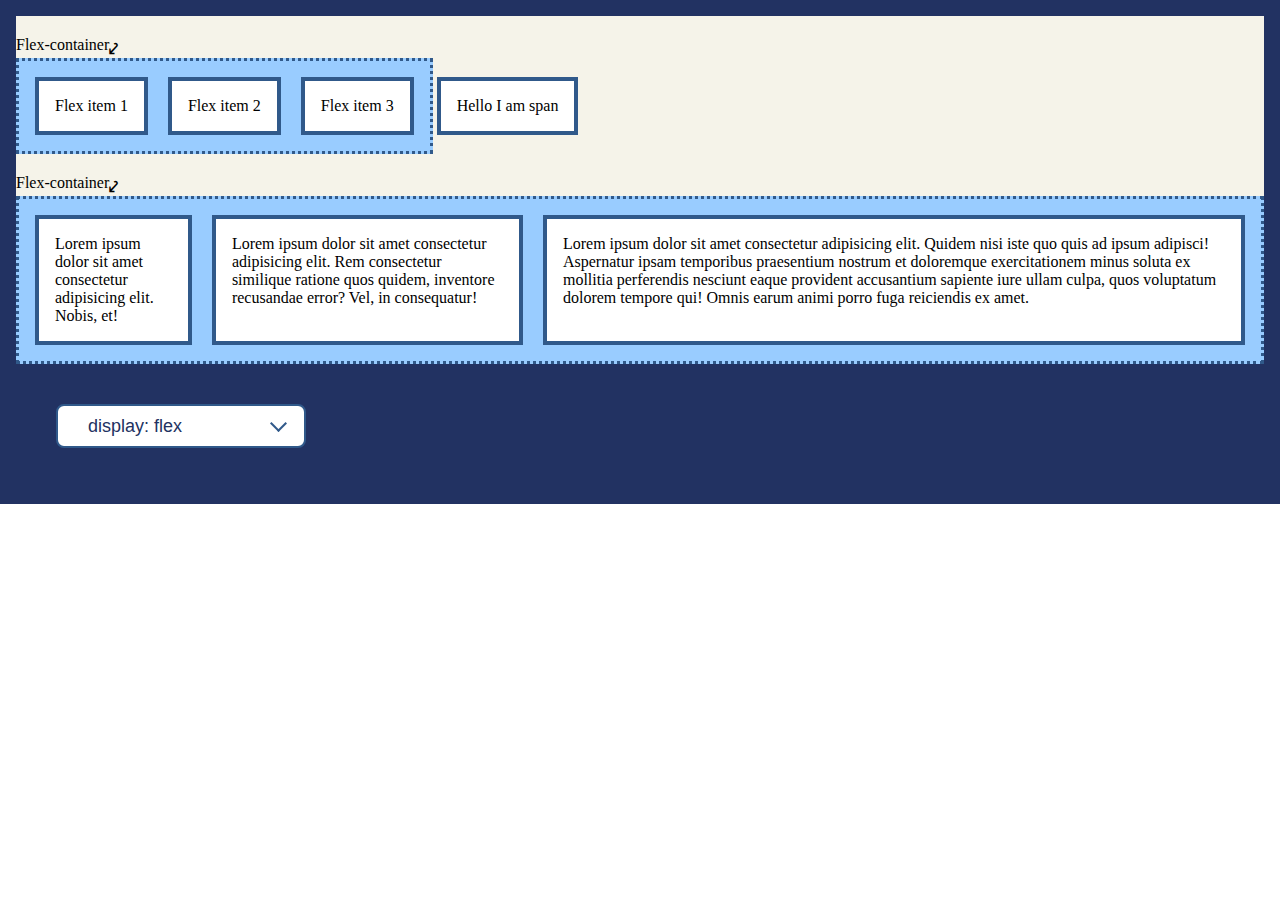
<file: concepts/flexbox/index.html>
<!DOCTYPE html>
<html lang="en">
<head>
    <meta charset="UTF-8">
    <meta name="viewport" content="width=device-width, initial-scale=1.0">
    <title>The two kinds of flex containers</title>
    <link rel="stylesheet" href="style.css">
</head>
<body>
    <div class="container">
        <div class="flexbox-container">
            <div class="pg-top-20">Flex-container<span class="arrow-down">&#10534</span></div>
            <div class="flex-container">
                <div class="flex-item">Flex item 1</div>
                <div class="flex-item">Flex item 2</div>
                <div class="flex-item">Flex item 3</div>
            </div>
            <span class="inline-item">Hello I am span</span>
            <div class="pg-top-20">Flex-container<span class="arrow-down">&#10534</span></div>
            <div class="flex-container">
                <div class="flex-item">
                    Lorem ipsum dolor sit amet consectetur adipisicing elit. Nobis, et!
                </div>
                <div class="flex-item">
                    Lorem ipsum dolor sit amet consectetur adipisicing elit. Rem consectetur similique ratione quos quidem, inventore recusandae error? Vel, in consequatur!
                </div>
        
                <div class="flex-item">
                    Lorem ipsum dolor sit amet consectetur adipisicing elit. Quidem nisi iste quo quis ad ipsum adipisci! Aspernatur ipsam temporibus praesentium nostrum et doloremque exercitationem minus soluta ex mollitia perferendis nesciunt eaque provident accusantium sapiente iure ullam culpa, quos voluptatum dolorem tempore qui! Omnis earum animi porro fuga reiciendis ex amet.
                </div>
            </div>
        </div>
        <div class="controls-container">
            <div class="select-display-container">
                <select class="select-display">
                    <option value="flex">display: flex</option>
                    <option value="inline-flex">display: inline-flex</option>
                </select>
            </div>
        </div>
    </div>
    <script src="index.js"></script>
</body>
</html>
</file>
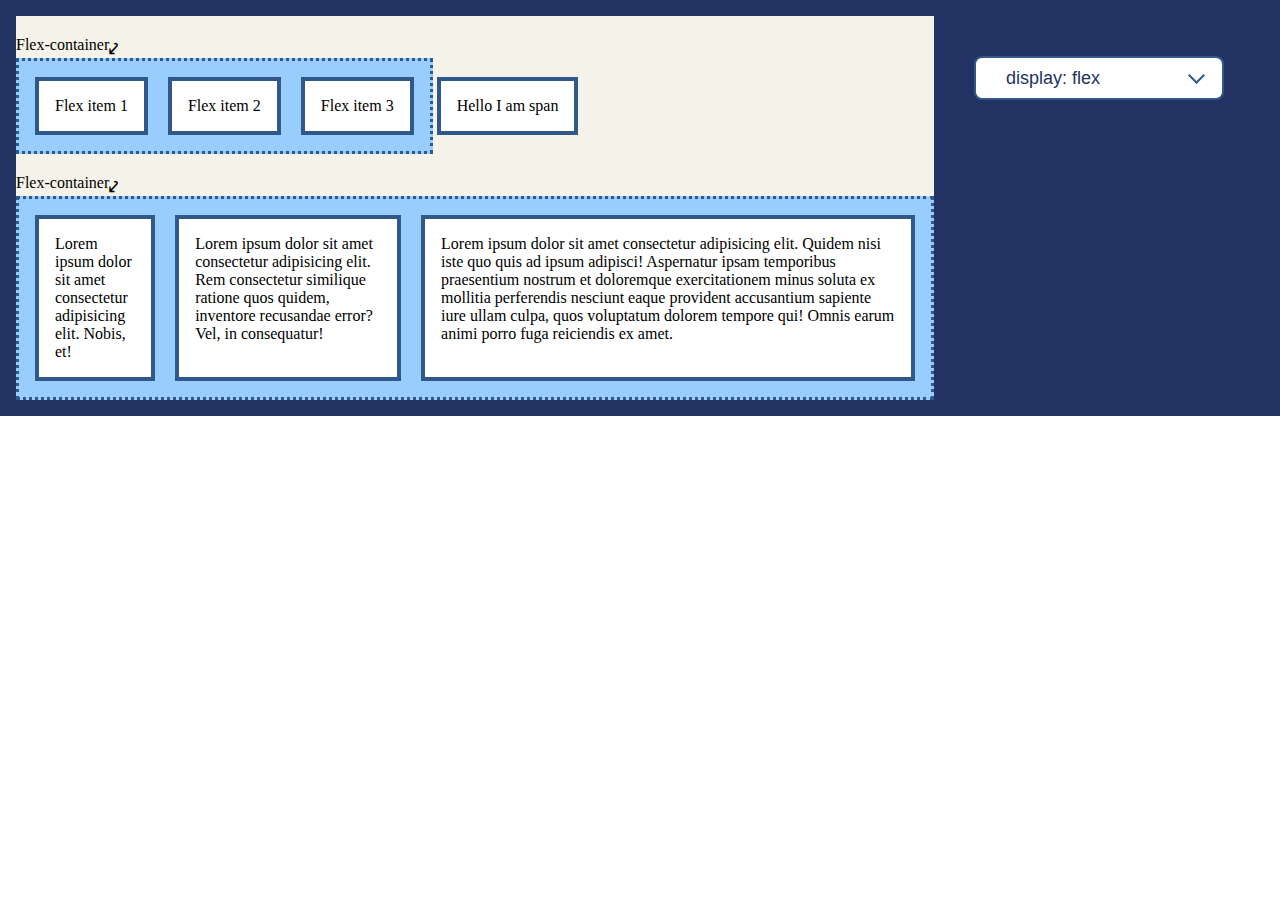
<file: concepts/flexbox/flexbox_playground/index.html>
<!DOCTYPE html>
<html lang="en">
<head>
    <meta charset="UTF-8">
    <meta name="viewport" content="width=device-width, initial-scale=1.0">
    <title>The two kinds of flex containers</title>
    <link rel="stylesheet" href="style.css">
</head>
<body>
    <div class="container">
        <div class="flex-two-columns">
            <div class="flexbox-container">
                <div class="pg-top-20">Flex-container<span class="arrow-down">&#10534</span></div>
                <div class="flex-container">
                    <div class="flex-item">Flex item 1</div>
                    <div class="flex-item">Flex item 2</div>
                    <div class="flex-item">Flex item 3</div>
                </div>
                <span class="inline-item">Hello I am span</span>
                <div class="pg-top-20">Flex-container<span class="arrow-down">&#10534</span></div>
                <div class="flex-container">
                    <div class="flex-item">
                        Lorem ipsum dolor sit amet consectetur adipisicing elit. Nobis, et!
                    </div>
                    <div class="flex-item">
                        Lorem ipsum dolor sit amet consectetur adipisicing elit. Rem consectetur similique ratione quos quidem, inventore recusandae error? Vel, in consequatur!
                    </div>
            
                    <div class="flex-item">
                        Lorem ipsum dolor sit amet consectetur adipisicing elit. Quidem nisi iste quo quis ad ipsum adipisci! Aspernatur ipsam temporibus praesentium nostrum et doloremque exercitationem minus soluta ex mollitia perferendis nesciunt eaque provident accusantium sapiente iure ullam culpa, quos voluptatum dolorem tempore qui! Omnis earum animi porro fuga reiciendis ex amet.
                    </div>
                </div>
            </div>
            <div class="controls-container">
                <div class="select-display-container">
                    <label for="select-display"></label>
                    <select class="select-display" id="select-display">
                        <option value="flex">display: flex</option>
                        <option value="inline-flex">display: inline-flex</option>
                    </select>
                </div>
            </div>
        </div>
        
    </div>
    <script src="index.js"></script>
</body>
</html>
</file>
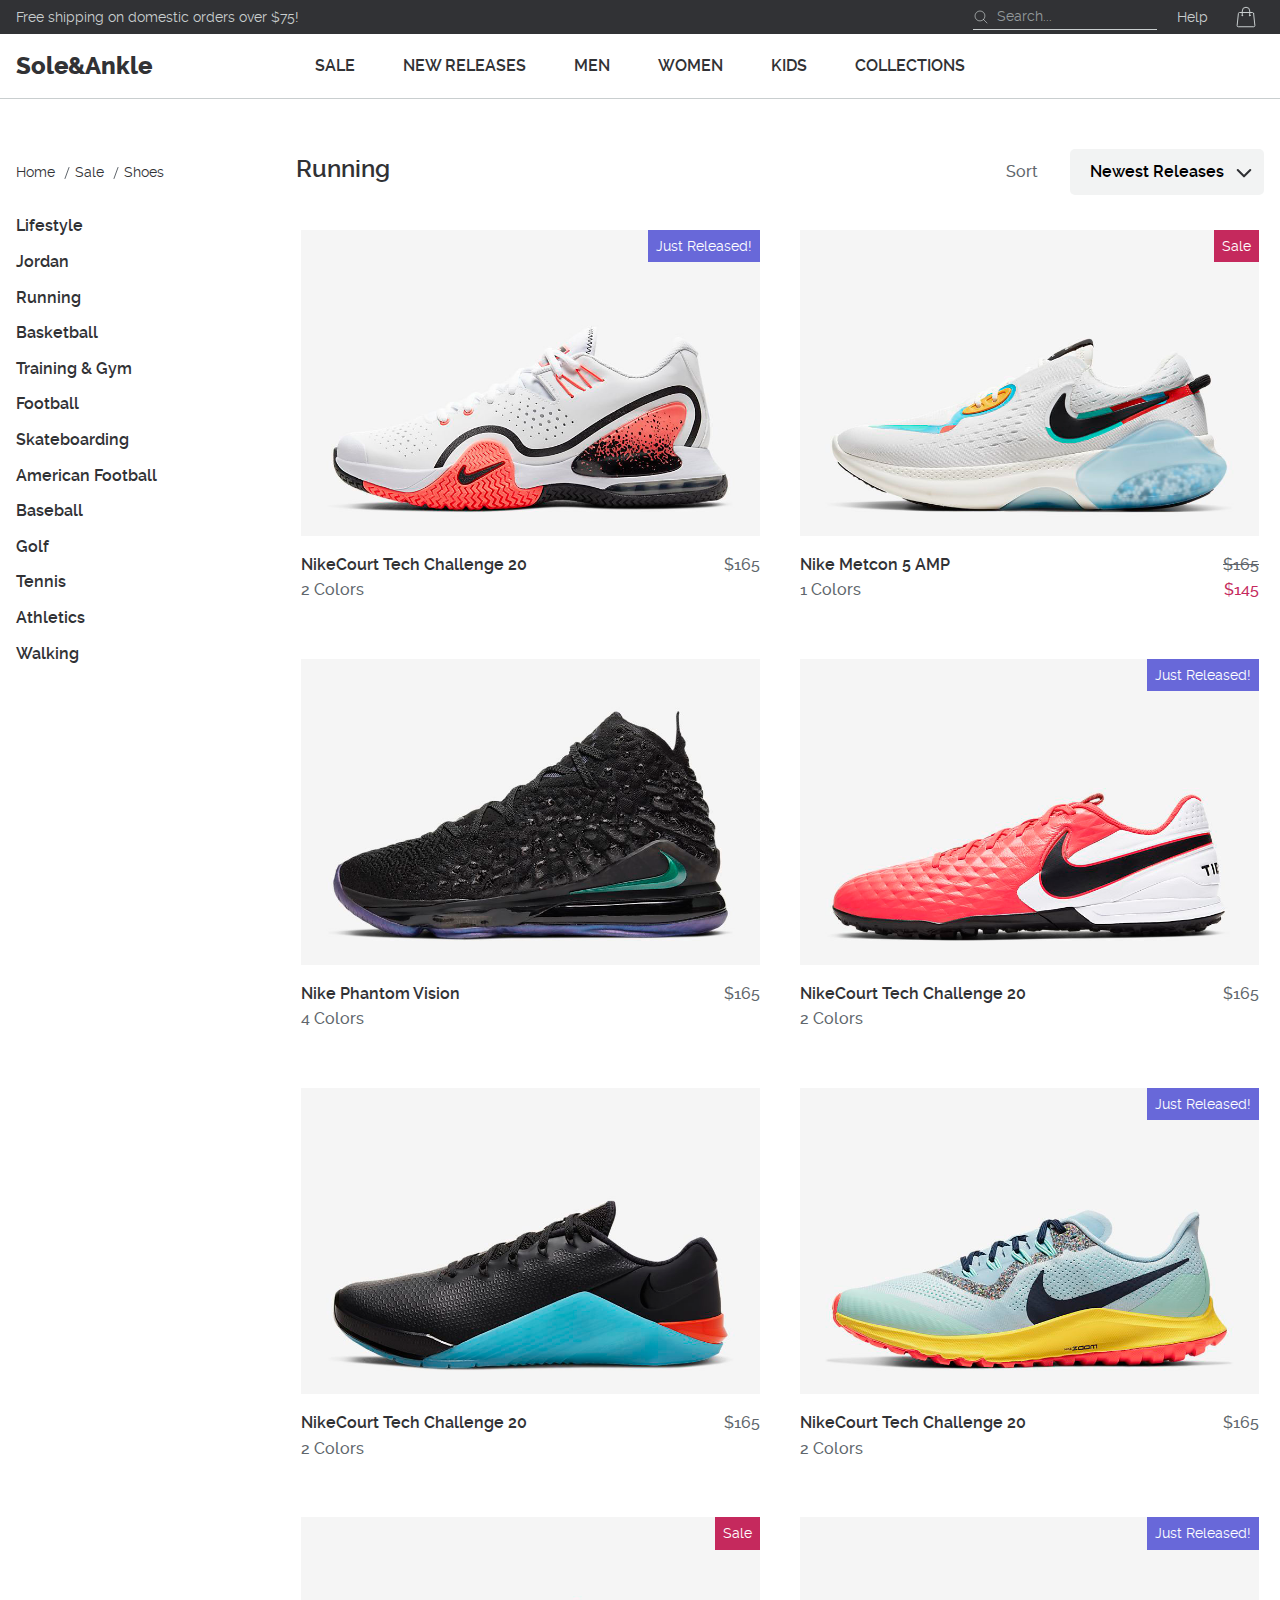
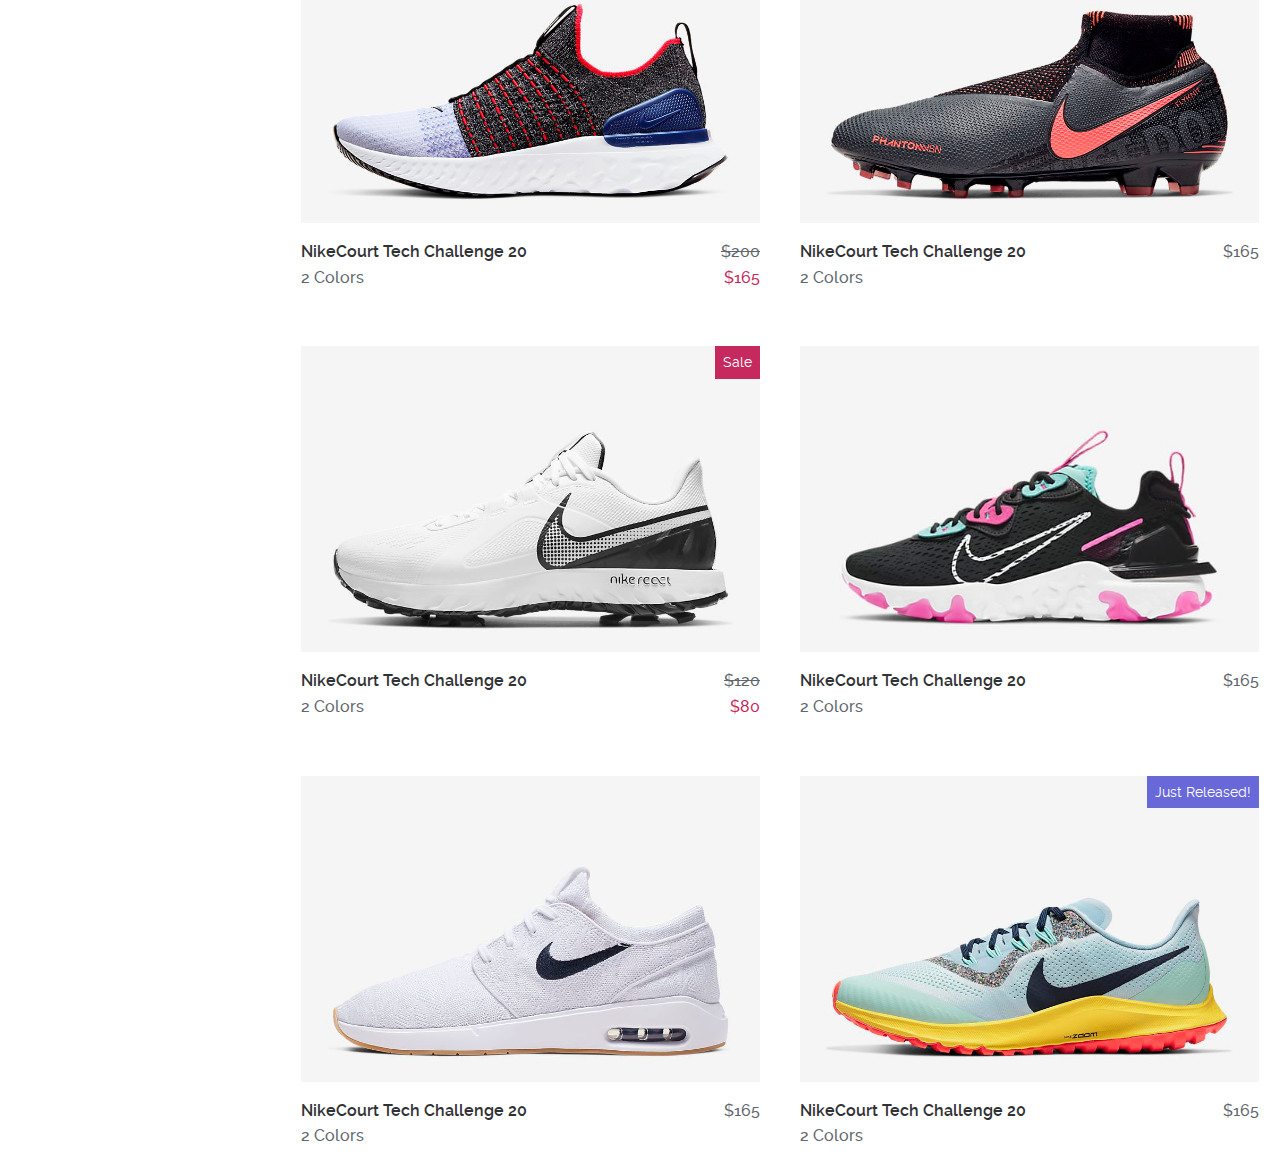
<file: projects/flexbox/01_sole_ankle_ecommerce/index.html>
<!DOCTYPE html>
<html lang="en">
<head>
    <meta charset="UTF-8">
    <meta name="viewport" content="width=device-width, initial-scale=1.0">
    <title>Sole&Ankle - Flexbox exercise</title>
    <link rel="stylesheet" href="css/style.css">
</head>
<body>
    <header>
        <div class="header-top">
            <div class="wrapper">
                <div class="header-top-flex">
                    <p class="align-left">Free shipping on domestic orders over $75!</p>
                    <form>
                        <div class="header-search">
                            <span class="search-icon"><svg xmlns="http://www.w3.org/2000/svg" fill="none" viewBox="0 0 24 24" stroke-width="1" stroke="currentColor" class="size-6">
                                <path stroke-linecap="round" stroke-linejoin="round" d="m21 21-5.197-5.197m0 0A7.5 7.5 0 1 0 5.196 5.196a7.5 7.5 0 0 0 10.607 10.607Z" />
                            </svg></span>
                            
                            <input type="text" class="search-input" placeholder="Search...">  
                        </div>
                    </form>
                    <a href="#">Help</a>
                    <button aria-label="Basket" class="btn">
                        <div class="basket-icon">
                            <svg xmlns="http://www.w3.org/2000/svg" fill="none" viewBox="0 0 24 24" stroke-width="1" stroke="currentColor" class="size-6">
                                <path stroke-linecap="round" stroke-linejoin="round" d="M15.75 10.5V6a3.75 3.75 0 1 0-7.5 0v4.5m11.356-1.993 1.263 12c.07.665-.45 1.243-1.119 1.243H4.25a1.125 1.125 0 0 1-1.12-1.243l1.264-12A1.125 1.125 0 0 1 5.513 7.5h12.974c.576 0 1.059.435 1.119 1.007ZM8.625 10.5a.375.375 0 1 1-.75 0 .375.375 0 0 1 .75 0Zm7.5 0a.375.375 0 1 1-.75 0 .375.375 0 0 1 .75 0Z" />
                            </svg>
                        </div>
                    </button>
                </div>
            </div>
        </div>
        
        <nav class="main-nav">
            <div class="wrapper">
                <div class="main-nav-flex">
                    <div class="flex-grow-space"><a href="#" class="logo">Sole&Ankle</a></div>
                    <ul role="list" class="main-nav-list">
                        <li class="main-nav-list-item"><a href="#">SALE</a></li>
                        <li class="main-nav-list-item"><a href="#">NEW RELEASES</a></li>
                        <li class="main-nav-list-item"><a href="#">MEN</a></li>
                        <li class="main-nav-list-item"><a href="#">WOMEN</a></li>
                        <li class="main-nav-list-item"><a href="#">KIDS</a></li>
                        <li class="main-nav-list-item"><a href="#">COLLECTIONS</a></li>
                    </ul>
                    <div class="flex-grow-space"></div>
                </div>
            </div>
        </nav>
    </header>
    <div class="wrapper padding-block-20">
        <main>
            <div class="main-container flex-two-columns align-baseline">
                <div class="main-content">
                    <div class="heading flex-two-columns padding-block-30 align-baseline">
                        <h1 class="site-title">Running</h1>
                        <div class="product-filter flex-two-columns align-baseline">
                            <label for="product">Sort</label>
                            <div class="product-select-btn-container">
                                <select name="product" id="product">
                                    <option value="just-released">Newest Releases</option>
                                    <option value="sale">Sale</option>
                                </select>
                                <div class="select-arrow">
                                    <svg xmlns="http://www.w3.org/2000/svg" fill="none" viewBox="0 0 24 24" stroke-width="2.5" stroke="currentColor" class="size-6">
                                        <path stroke-linecap="round" stroke-linejoin="round" d="m19.5 8.25-7.5 7.5-7.5-7.5" />
                                      </svg>
                                      
                                </div>
                            </div>
                        </div>
                    </div>
                    <ul role="list" class="product-cards-list flex-grid">
                        <li class="product-card-item">
                            <a href="#">
                                <div class="product-card">
                                    <span class="product-card-tag" data-tag="just-released">Just Released!</span>
                                    <div class="product-card-image">
                                        <img src="assets/images/tech-challenge.jpg" alt="">
                                    </div>
                                    <div class="product-card-details flex-two-columns">
                                        <div class="flex-two-columns">
                                            <span class="product-card-title">NikeCourt Tech Challenge 20</span>
                                            <span class="product-card-color">2 Colors</span>
                                        </div>
                                        <div class="product-card-price-container flex-two-columns">
                                            <span class="product-card-price">$165</span>
                                        </div>
                                    </div>
                                </div>
                            </a>
                        </li>
                        <li class="product-card-item">
                            <a href="#">
                                <div class="product-card">
                                    <span class="product-card-tag" data-tag="sale">Sale</span>
                                    <div class="product-card-image">
                                        <img src="assets/images/joyride.jpg" alt="">
                                    </div>
                                    <div class="product-card-details flex-two-columns">
                                        <div class="flex-two-columns">
                                            <span class="product-card-title">Nike Metcon 5 AMP</span>
                                            <span class="product-card-color">1 Colors</span>
                                        </div>
                                        <div class="product-card-price-container flex-two-columns">
                                            <span class="product-card-price"><s>$165</s></span>
                                            <span class="product-card-price discounted">$145</span>
                                        </div>
                                    </div>
                                </div>
                            </a>
                        </li>
                        <li class="product-card-item">
                            <a href="#">
                                <div class="product-card">
                                    <div class="product-card-image">
                                        <img src="assets/images/lebron.jpg" alt="">
                                    </div>
                                    <div class="product-card-details flex-two-columns">
                                        <div class="flex-two-columns">
                                            <span class="product-card-title">Nike Phantom Vision</span>
                                            <span class="product-card-color">4 Colors</span>
                                        </div>
                                        <div class="product-card-price-container flex-two-columns">
                                            <span class="product-card-price">$165</span>
                                        </div>
                                    </div>
                                </div>
                            </a>
                        </li>
                        <li class="product-card-item">
                            <a href="#">
                                <div class="product-card">
                                    <span class="product-card-tag" data-tag="just-released">Just Released!</span>
                                    <div class="product-card-image">
                                        <img src="assets/images/legend-academy.jpg" alt="">
                                    </div>
                                    <div class="product-card-details flex-two-columns">
                                        <div class="flex-two-columns">
                                            <span class="product-card-title">NikeCourt Tech Challenge 20</span>
                                            <span class="product-card-color">2 Colors</span>
                                        </div>
                                        <div class="product-card-price-container flex-two-columns">
                                            <span class="product-card-price">$165</span>
                                        </div>
                                    </div>
                                </div>
                            </a>
                        </li>

                        <li class="product-card-item">
                            <a href="#">
                                <div class="product-card">
                                    <div class="product-card-image">
                                        <img src="assets/images/metcon-5.jpg" alt="">
                                    </div>
                                    <div class="product-card-details flex-two-columns">
                                        <div class="flex-two-columns">
                                            <span class="product-card-title">NikeCourt Tech Challenge 20</span>
                                            <span class="product-card-color">2 Colors</span>
                                        </div>
                                        <div class="product-card-price-container flex-two-columns">
                                            <span class="product-card-price">$165</span>
                                        </div>
                                    </div>
                                </div>
                            </a>
                        </li> 
                        <li class="product-card-item">
                            <a href="#">
                                <div class="product-card">
                                    <span class="product-card-tag" data-tag="just-released">Just Released!</span>
                                    <div class="product-card-image">
                                        <img src="assets/images/pegasus.jpg" alt="">
                                    </div>
                                    <div class="product-card-details flex-two-columns">
                                        <div class="flex-two-columns">
                                            <span class="product-card-title">NikeCourt Tech Challenge 20</span>
                                            <span class="product-card-color">2 Colors</span>
                                        </div>
                                        <div class="product-card-price-container flex-two-columns">
                                            <span class="product-card-price">$165</span>
                                        </div>
                                    </div>
                                </div>
                            </a>
                        </li>
                        <li class="product-card-item">
                            <a href="#">
                                <div class="product-card">
                                    <span class="product-card-tag" data-tag="sale">Sale</span>
                                    <div class="product-card-image">
                                        <img src="assets/images/phantom-flyknit.jpg" alt="">
                                    </div>
                                    <div class="product-card-details flex-two-columns">
                                        <div class="flex-two-columns">
                                            <span class="product-card-title">NikeCourt Tech Challenge 20</span>
                                            <span class="product-card-color">2 Colors</span>
                                        </div>
                                        <div class="product-card-price-container flex-two-columns">
                                            <span class="product-card-price"><s>$200</s></span>
                                            <span class="product-card-price discounted">$165</span>
                                        </div>
                                    </div>
                                </div>
                            </a>
                        </li>
                        <li class="product-card-item">
                            <a href="#">
                                <div class="product-card">
                                    <span class="product-card-tag" data-tag="just-released">Just Released!</span>
                                    <div class="product-card-image">
                                        <img src="assets/images/phantom.jpg" alt="">
                                    </div>
                                    <div class="product-card-details flex-two-columns">
                                        <div class="flex-two-columns">
                                            <span class="product-card-title">NikeCourt Tech Challenge 20</span>
                                            <span class="product-card-color">2 Colors</span>
                                        </div>
                                        <div class="product-card-price-container flex-two-columns">
                                            <span class="product-card-price">$165</span>
                                        </div>
                                    </div>
                                </div>
                            </a>
                        </li>
                        <li class="product-card-item">
                            <a href="#">
                                <div class="product-card">
                                    <span class="product-card-tag" data-tag="sale">Sale</span>
                                    <div class="product-card-image">
                                        <img src="assets/images/react-infinity.jpg" alt="">
                                    </div>
                                    <div class="product-card-details flex-two-columns">
                                        <div class="flex-two-columns">
                                            <span class="product-card-title">NikeCourt Tech Challenge 20</span>
                                            <span class="product-card-color">2 Colors</span>
                                        </div>
                                        <div class="product-card-price-container flex-two-columns">
                                            <span class="product-card-price"><s>$120</s></span>
                                            <span class="product-card-price discounted">$80</span>
                                        </div>
                                    </div>
                                </div>
                            </a>
                        </li>
                        <li class="product-card-item">
                            <a href="#">
                                <div class="product-card">
                                    <div class="product-card-image">
                                        <img src="assets/images/react-vision.jpg" alt="">
                                    </div>
                                    <div class="product-card-details flex-two-columns">
                                        <div class="flex-two-columns">
                                            <span class="product-card-title">NikeCourt Tech Challenge 20</span>
                                            <span class="product-card-color">2 Colors</span>
                                        </div>
                                        <div class="product-card-price-container flex-two-columns">
                                            <span class="product-card-price">$165</span>
                                        </div>
                                    </div>
                                </div>
                            </a>
                        </li>
                        <li class="product-card-item">
                            <a href="#">
                                <div class="product-card">
                                    <div class="product-card-image">
                                        <img src="assets/images/stefan-janoski.jpg" alt="">
                                    </div>
                                    <div class="product-card-details flex-two-columns">
                                        <div class="flex-two-columns">
                                            <span class="product-card-title">NikeCourt Tech Challenge 20</span>
                                            <span class="product-card-color">2 Colors</span>
                                        </div>
                                        <div class="product-card-price-container flex-two-columns">
                                            <span class="product-card-price">$165</span>
                                        </div>
                                    </div>
                                </div>
                            </a>
                        </li>
                        <li class="product-card-item">
                            <a href="#">
                                <div class="product-card">
                                    <span class="product-card-tag" data-tag="just-released">Just Released!</span>
                                    <div class="product-card-image">
                                        <img src="assets/images/pegasus.jpg" alt="">
                                    </div>
                                    <div class="product-card-details flex-two-columns">
                                        <div class="flex-two-columns">
                                            <span class="product-card-title">NikeCourt Tech Challenge 20</span>
                                            <span class="product-card-color">2 Colors</span>
                                        </div>
                                        <div class="product-card-price-container flex-two-columns">
                                            <span class="product-card-price">$165</span>
                                        </div>
                                    </div>
                                </div>
                            </a>
                        </li>
                    </ul>
                </div>

                <div class="sidebar">
                    <nav class="breadcrumbs-nav padding-block-30" aria-label="breadcrumbs" >
                        <ol role="list" class="breadcrumbs-list">
                            <li class="breadcrumbs-item">
                                <a href="">Home</a>
                                <svg xmlns="http://www.w3.org/2000/svg" fill="none" viewBox="0 0 24 24" stroke-width="1.5" stroke="currentColor" class="size-6">
                                    <path stroke-linecap="round" strokbreadcrumbs-liste-linejoin="round" d="m9 20.247 6-16.5" />
                                </svg>
                            </li>
                            <li class="breadcrumbs-item">
                                <a href="">Sale</a>
                                <svg xmlns="http://www.w3.org/2000/svg" fill="none" viewBox="0 0 24 24" stroke-width="1.5" stroke="currentColor" class="size-6">
                                    <path stroke-linecap="round" stroke-linejoin="round" d="m9 20.247 6-16.5" />
                                </svg>
                            </li>
                            <li class="breadcrumbs-item">
                                <a href="">Shoes</a>
                            </li>
                        </ol>
                    </nav>
                    <aside>
                        <ul role="list" class="categories-list">
                            <li class="categories-item"><a href="#">Lifestyle</a></li>
                            <li class="categories-item"><a href="#">Jordan</a></li>
                            <li class="categories-item"><a href="#">Running</a></li>
                            <li class="categories-item"><a href="#">Basketball</a></li>
                            <li class="categories-item"><a href="#">Training & Gym</a></li>
                            <li class="categories-item"><a href="#">Football</a></li>
                            <li class="categories-item"><a href="#">Skateboarding</a></li>
                            <li class="categories-item"><a href="#">American Football</a></li>
                            <li class="categories-item"><a href="#">Baseball</a></li>
                            <li class="categories-item"><a href="#">Golf</a></li>
                            <li class="categories-item"><a href="#">Tennis</a></li>
                            <li class="categories-item"><a href="#">Athletics</a></li>
                            <li class="categories-item"><a href="#">Walking</a></li>
                        </ul>
                    </aside>
                </div>
            </div>  
        </main>
    </div>
</body>
</html>
</file>
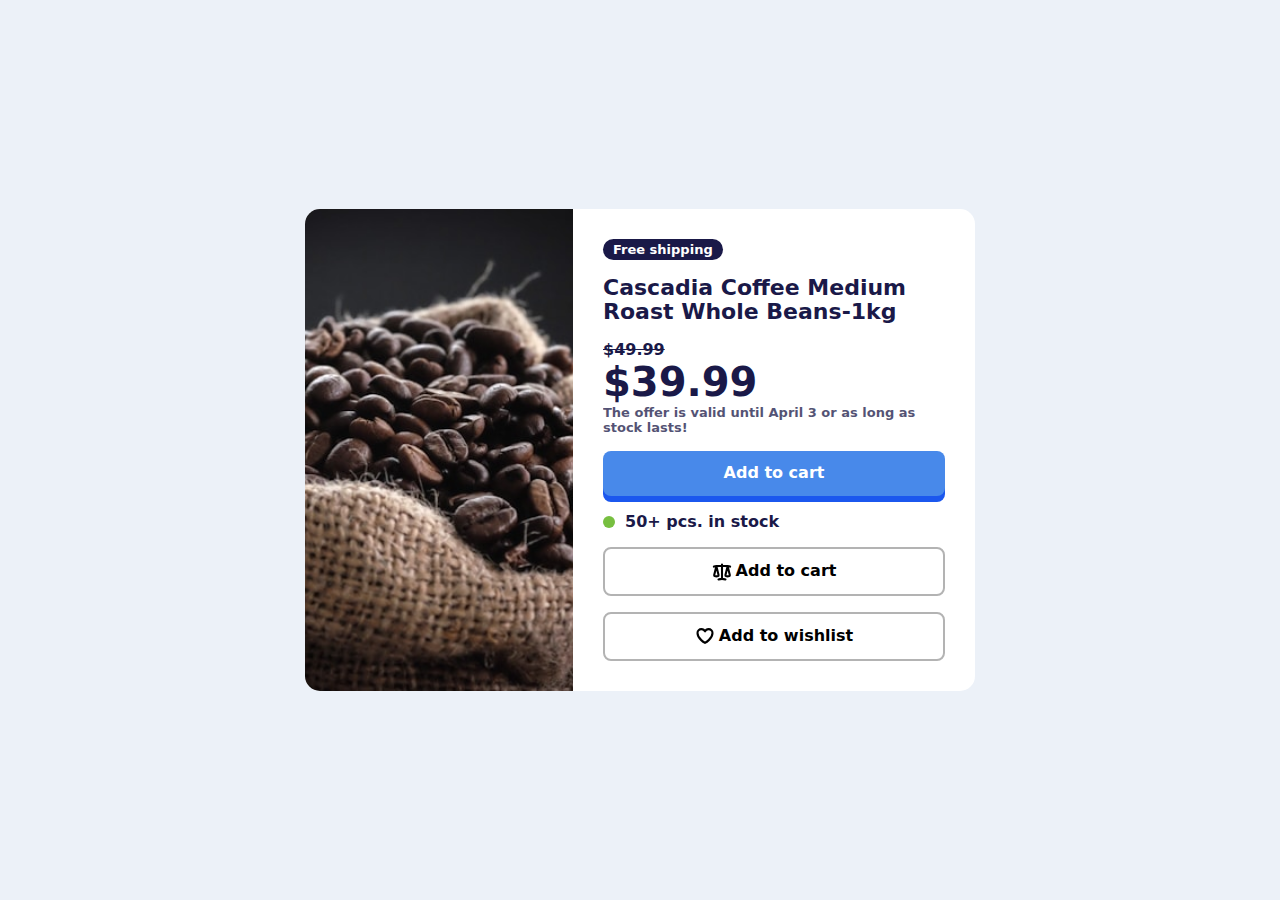
<file: projects/flexbox/02_shopping_card/index.html>
<!DOCTYPE html>
<html lang="en">
<head>
    <meta charset="UTF-8">
    <meta name="viewport" content="width=device-width, initial-scale=1.0">
    <title>Document</title>
    <link rel="stylesheet" href="style.css">

</head>
<body>
    <article class="card">
        <div class="card-img">
            <img src="coffee_img.jpg" alt="coffee beans">
        </div>
        <div class="card-details-container">
            <div>
            <span class="tag">Free shipping</span>
            <h1 class="card-title">Cascadia Coffee Medium Roast Whole Beans-1kg</h1>
            </div>
            <div class="price-container">
                <p>
                    <span class="visually-hidden">Original price:</span>
                    <s>$49.99</s>
                </p>
                <p>
                    <span class="visually-hidden">Current price:</span>
                    <span class="price-current">$39.99</span>
                </p>
                <p class="price-info">
                    The offer is valid until April 3 or as long as stock lasts!
                </p>
            </div>
            <button class="button button-primary">Add to cart</button>
            <p class="stock-count" data-count="50">50+ pcs. in stock</p>

            <div class="button-flex-group">
                <button class="button button-outline">
                        <svg xmlns="http://www.w3.org/2000/svg" fill="none" viewBox="0 0 24 24" stroke-width="2.5" stroke="currentColor" class="size-6">
                        <path stroke-linecap="round" stroke-linejoin="round" d="M12 3v17.25m0 0c-1.472 0-2.882.265-4.185.75M12 20.25c1.472 0 2.882.265 4.185.75M18.75 4.97A48.416 48.416 0 0 0 12 4.5c-2.291 0-4.545.16-6.75.47m13.5 0c1.01.143 2.01.317 3 .52m-3-.52 2.62 10.726c.122.499-.106 1.028-.589 1.202a5.988 5.988 0 0 1-2.031.352 5.988 5.988 0 0 1-2.031-.352c-.483-.174-.711-.703-.59-1.202L18.75 4.971Zm-16.5.52c.99-.203 1.99-.377 3-.52m0 0 2.62 10.726c.122.499-.106 1.028-.589 1.202a5.989 5.989 0 0 1-2.031.352 5.989 5.989 0 0 1-2.031-.352c-.483-.174-.711-.703-.59-1.202L5.25 4.971Z" />
                        </svg>

                        Add to cart
                    </button>

                    <button class="button button-outline">
                        <svg xmlns="http://www.w3.org/2000/svg" fill="none" viewBox="0 0 24 24" stroke-width="2.5" stroke="currentColor" class="size-6">
                        <path stroke-linecap="round" stroke-linejoin="round" d="M21 8.25c0-2.485-2.099-4.5-4.688-4.5-1.935 0-3.597 1.126-4.312 2.733-.715-1.607-2.377-2.733-4.313-2.733C5.1 3.75 3 5.765 3 8.25c0 7.22 9 12 9 12s9-4.78 9-12Z" />
                        </svg>
                        Add to wishlist
                    </button>
            </div>
        </div>
    </article>
</body>
</html>
</file>
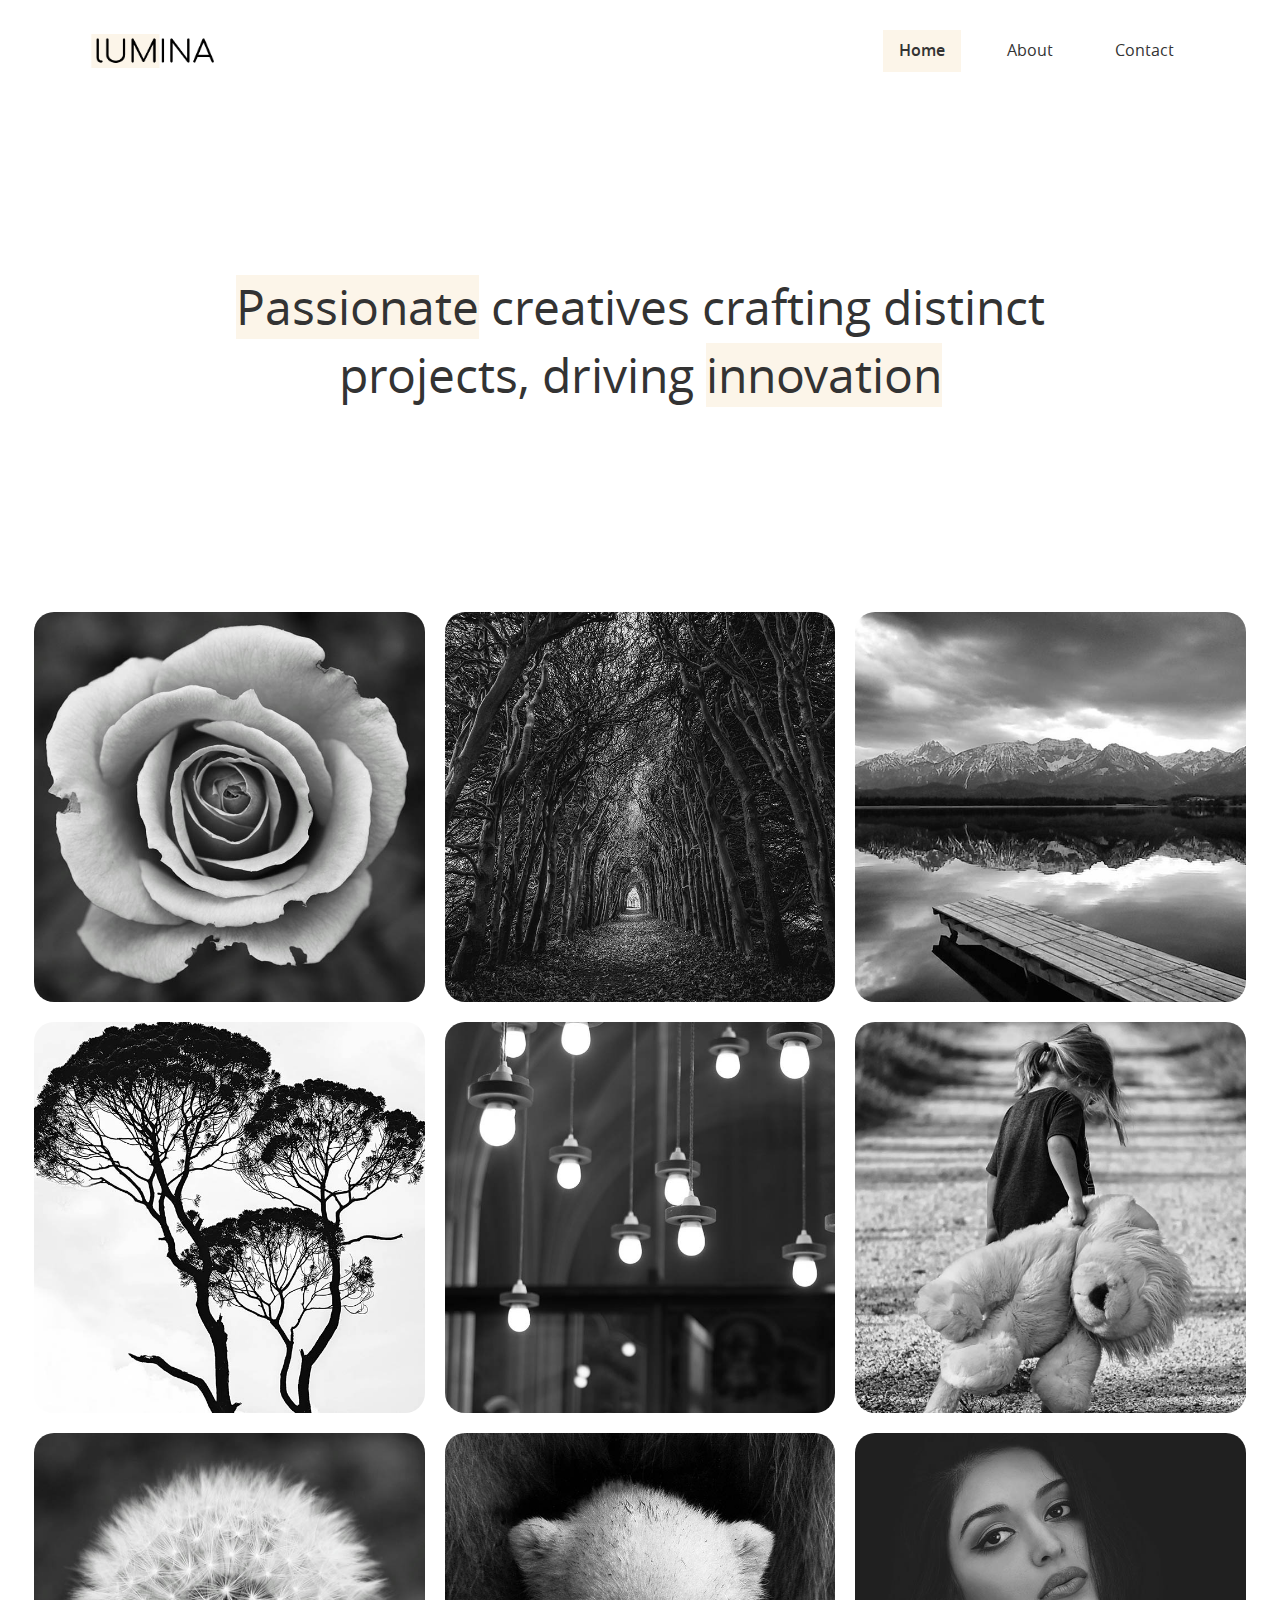
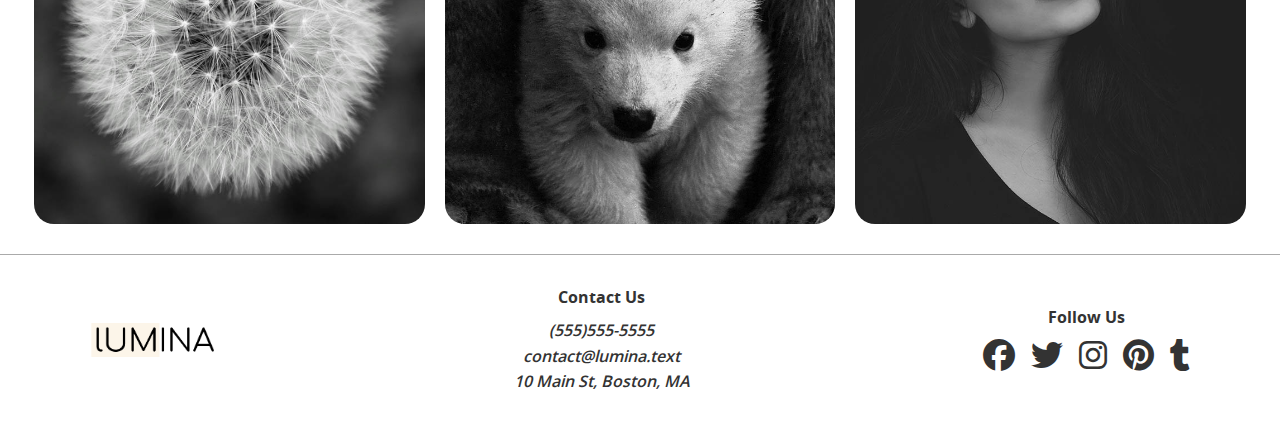
<file: projects/flexbox/04_gallery/index.html>
<!DOCTYPE html>
<html lang="en">

<head>
  <meta charset="UTF-8">
  <link rel="stylesheet" href="css/styles.css">
  <link rel="stylesheet" href="https://cdnjs.cloudflare.com/ajax/libs/font-awesome/6.7.2/css/all.min.css"
    integrity="sha512-Evv84Mr4kqVGRNSgIGL/F/aIDqQb7xQ2vcrdIwxfjThSH8CSR7PBEakCr51Ck+w+/U6swU2Im1vVX0SVk9ABhg=="
    crossorigin="anonymous" referrerpolicy="no-referrer" />
  <title>Lumina Creative</title>
</head>

<body>
  <header>
    <div class="wrapper padding-block-30">
      <nav class="main-nav">
        <a href="#" class="logo">
          <img src="assets/images/logo.png" alt="Lumina creatives logo">
        </a>
        <ul class="main-nav-list" role="list">
          <li class="main-nav-list-item active"><a href="index.html">Home</a></li>
          <li class="main-nav-list-item"><a href="about.html">About</a></li>
          <li class="main-nav-list-item"><a href="contact.html">Contact</a></li>
        </ul>
      </nav>
    </div>
  </header>
  <main>
    <div class="wrapper hero" data-width="narrow">
      <h1 class="hero-title fs-xl">
        <span class="highlight">Passionate</span> creatives crafting distinct projects, driving <span
          class="highlight">innovation</span>
      </h1>
    </div>
    <div class="gallery gallery-flex wrapper padding-block-30" data-width="wide">
      <div class="gallery-flex-item"><a><img src="./assets/images/portfolio1.jpg" alt=""></a></div>
      <div class="gallery-flex-item"><a><img src="./assets/images/portfolio2.jpg" alt=""></a></div>
      <div class="gallery-flex-item"><a><img src="./assets/images/portfolio3.jpg" alt=""></a></div>
      <div class="gallery-flex-item"><a><img src="./assets/images/portfolio4.jpg" alt=""></a></div>
      <div class="gallery-flex-item"><a><img src="./assets/images/portfolio5.jpg" alt=""></a></div>
      <div class="gallery-flex-item"><a><img src="./assets/images/portfolio6.jpg" alt=""></a></div>
      <div class="gallery-flex-item"><a><img src="./assets/images/portfolio7.jpg" alt=""></a></div>
      <div class="gallery-flex-item"><a><img src="./assets/images/portfolio8.jpg" alt=""></a></div>
      <div class="gallery-flex-item"><a><img src="./assets/images/portfolio9.jpg" alt=""></a></div>
    </div>
  </main>
  <footer class="footer padding-block-30">
    <div class="wrapper">
      <div class="flex-even-cols align-text-center">
        <div>
          <a href="#" class="logo">
            <img src="assets/images/logo.png" alt="">
          </a>
        </div>
        <div>
          <h4 class="margin-bottom-8">Contact Us</h4>
          <address>
            <p>
              <a href="tel:+15555555555">(555)555-5555</a>
            </p>
            <p>
              <a href="mailto:contact@lumina.text">contact@lumina.text</a>
            </p>
            <p>10 Main St, Boston, MA</p>
          </address>
        </div>
        <div class="social-icons">
          <h4 class="margin-bottom-8">Follow Us</h4>
          <ul class="social-icons-list">
            <li><a href=""><i class="fa-brands fa-facebook"></i></a></li>
            <li><a href=""><i class="fa-brands fa-twitter"></i></a></li>
            <li><a href=""><i class="fa-brands fa-instagram"></i></a></li>
            <li><a href=""><i class="fa-brands fa-pinterest"></i></a></li>
            <li><a href=""><i class="fab fa-tumblr"></i></a></li>
          </ul>
        </div>
      </div>
    </div>
  </footer>
</body>

</html>
</file>
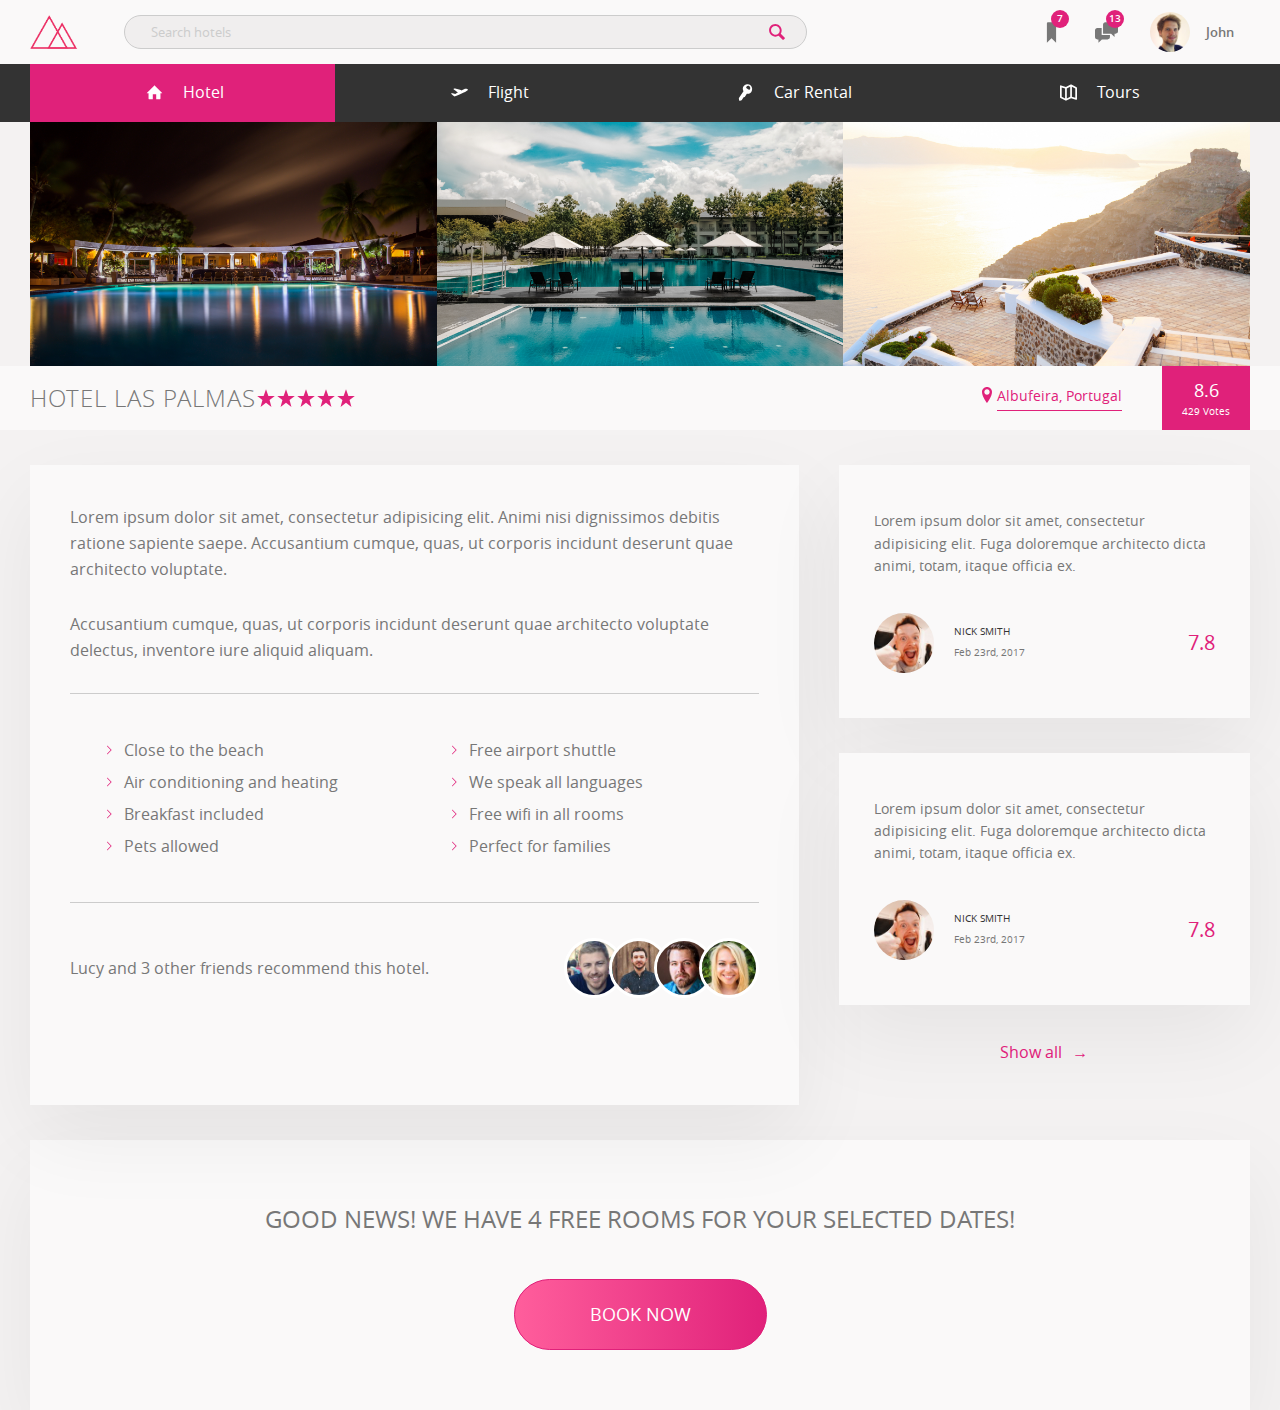
<file: projects/flexbox/05_website/index.html>
<!DOCTYPE html>
<html lang="en">

<head>
    <meta charset="UTF-8">
    <meta name="viewport" content="width=device-width, initial-scale=1.0">
    <title>Trillo Website</title>
    <link rel="stylesheet" href="css/style.css">
</head>

<body>
    <header>
        <div class="bg-light">
            <div class="wrapper">
                <div class="top-nav__container flex-pair flex-align-center">
                    <a href="#" class="logo">
                        <img src="assets/images/logo.png" alt="trillo logo">
                    </a>

                    <form action="#" class="search-container">
                        <div class="flex-pair">
                            <input type="text" class="search__input" placeholder="Search hotels">
                            <button class="search__button">
                                <svg class="search__icon">
                                    <use href="./assets/images/sprite.svg#icon-magnifying-glass"></use>
                                </svg>
                            </button>
                        </div>
                    </form>

                    <nav class="user-container flex-pair">
                        <button class="user__item">
                            <svg>
                                <use href="./assets/images/sprite.svg#icon-bookmark"></use>
                            </svg>
                            <span class="notification">7</span>
                        </button>
                        <button class="user__item">
                            <svg>
                                <use href="./assets/images/sprite.svg#icon-chat"></use>
                            </svg>
                            <span class="notification">13</span>
                        </button>
                        <button class="user__item user__profile flex-pair">
                            <img src="./assets/images/user.jpg" alt="user photo" class="user-image">
                            <span class="user-name">John</span>
                        </button>
                    </nav>
                </div> <!--top-nav__container -->
            </div><!--wrapper-->
        </div>

        <!--main-nav-->
        <nav class="bg-dark">
            <div class="wrapper">
                <ul role="list" class="main-nav-list flex-pair">
                    <li class="main-nav-item">
                        <a href="#" class="main-nav-item__link main-nav-item__link--active flex-pair flex-align-center">
                            <svg>
                                <use href="assets/images/sprite.svg#icon-home"></use>
                            </svg>
                            <span>Hotel</span>
                        </a>
                    </li>
                    <li class="main-nav-item">
                        <a href="#" class="main-nav-item__link flex-pair flex-align-center">
                            <svg>
                                <use href="assets/images/sprite.svg#icon-aircraft-take-off"></use>
                            </svg>
                            <span>Flight</span>
                        </a>
                    </li>
                    <li class="main-nav-item">
                        <a href="#" class="main-nav-item__link flex-pair flex-align-center">
                            <svg>
                                <use href="assets/images/sprite.svg#icon-key"></use>
                            </svg>
                            <span>Car Rental</span>
                        </a>
                    </li>
                    <li class="main-nav-item">
                        <a href="#" class="main-nav-item__link flex-pair flex-align-center">
                            <svg>
                                <use href="assets/images/sprite.svg#icon-map"></use>
                            </svg>
                            <span>Tours</span>
                        </a>
                    </li>
                </ul>
            </div><!--wrapper-->
        </nav>

    </header>
    <main>

        <section>
            <div class="wrapper">
                <div class="image-gallery flex-pair">
                    <div><img src="assets/images/hotel-1.jpg" alt="The hotel pool glowing under the evening lights.">
                    </div>
                    <div><img src="assets/images/hotel-2.jpg" alt="The hotel pool in daylight."></div>
                    <div><img src="assets/images/hotel-3.jpg" alt="The view of the sea from wide terraces."></div>
                </div>
            </div>
        </section>
        <section class="bg-light">
            <div class="wrapper">
                <div class="hero-section flex-pair flex-align-center">
                    <h1 class="main-title">Hotel Las Palmas</h1>

                    <div class="stars flex-pair">
                        <svg>
                            <use href="assets/images/sprite.svg#icon-star"></use>
                        </svg>
                        <svg>
                            <use href="assets/images/sprite.svg#icon-star"></use>
                        </svg>
                        <svg>
                            <use href="assets/images/sprite.svg#icon-star"></use>
                        </svg>
                        <svg>
                            <use href="assets/images/sprite.svg#icon-star"></use>
                        </svg>
                        <svg>
                            <use href="assets/images/sprite.svg#icon-star"></use>
                        </svg>
                    </div>

                    <div class="location">
                        <a href="https://maps.google.com/?q=Albufeira+Portugal" class="flex-pair">
                            <svg>
                                <use href="assets/images/sprite.svg#icon-location-pin"></use>
                            </svg><span class="location__text">Albufeira, Portugal</span>
                        </a>
                    </div>
                    <div class="ratings">
                        <p class="ratings-averige">8.6</p>
                        <p class="ratings-total">429 Votes</p>
                    </div>
                </div>
            </div><!--wrapper-->
        </section>
        <section class="margin-top-35">
            <div class="wrapper">
                <div class="content-section flex-pair">
                    <div class="description bg-light padding-inline-40 padding-block-40">
                        <p>Lorem ipsum dolor sit amet, consectetur adipisicing elit. Animi nisi dignissimos debitis
                            ratione
                            sapiente
                            saepe. Accusantium cumque, quas, ut corporis incidunt deserunt quae architecto
                            voluptate.
                        </p>
                        <p class="padding-block-30">Accusantium cumque, quas, ut corporis incidunt deserunt quae
                            architecto voluptate
                            delectus,
                            inventore
                            iure aliquid aliquam.</p>
                        <ul role="list" class="description__list padding-block-40">
                            <li class="description__item flex-pair flex-align-center">Close to the beach</li>
                            <li class="description__item flex-pair flex-align-center">Free airport shuttle</li>
                            <li class="description__item flex-pair flex-align-center">Air conditioning and heating</li>
                            <li class="description__item flex-pair flex-align-center">We speak all languages</li>
                            <li class="description__item flex-pair flex-align-center">Breakfast included</li>
                            <li class="description__item flex-pair flex-align-center">Free wifi in all rooms</li>
                            <li class="description__item flex-pair flex-align-center">Pets allowed</li>
                            <li class="description__item flex-pair flex-align-center">Perfect for families</li>
                        </ul>
                        <div class="flex-group margin-top-35 flex-align-center">
                            <p>Lucy and 3 other friends recommend this hotel.</p>
                            <div class="description-images flex-pair">
                                <div class="description-image"><img src="assets/images/user-3.jpg" alt=""></div>
                                <div class="description-image"><img src="assets/images/user-4.jpg" alt=""></div>
                                <div class="description-image"><img src="assets/images/user-5.jpg" alt=""></div>
                                <div class="description-image"><img src="assets/images/user-6.jpg" alt=""></div>
                            </div>
                        </div>
                    </div>
                    <div class="testimonials">
                        <figure>
                            <div class="testimonial__container bg-light">
                                <blockquote class="testimonial__quote">
                                    Lorem ipsum dolor sit amet, consectetur adipisicing elit. Fuga doloremque
                                    architecto
                                    dicta
                                    animi,
                                    totam, itaque officia ex.
                                </blockquote>
                                <figcaption>
                                    <div class="testimonial__author flex-pair flex-align-center">
                                        <img src="assets/images/user-1.jpg" alt="">
                                        <div class="author__data">
                                            <p class="author__name">Nick Smith</p>
                                            <p>Feb 23rd, 2017</p>
                                        </div>
                                        <div class="author__rating">7.8</div>
                                    </div>
                                </figcaption>
                            </div>
                        </figure>
                        <figure>
                            <div class="testimonial__container bg-light">
                                <blockquote class="testimonial__quote">
                                    Lorem ipsum dolor sit amet, consectetur adipisicing elit. Fuga doloremque
                                    architecto
                                    dicta
                                    animi,
                                    totam, itaque officia ex.
                                </blockquote>
                                <figcaption>
                                    <div class="testimonial__author flex-pair flex-align-center">
                                        <img src="assets/images/user-1.jpg" alt="">
                                        <div class="author__data">
                                            <p class="author__name">Nick Smith</p>
                                            <p>Feb 23rd, 2017</p>
                                        </div>
                                        <div class="author__rating">7.8</div>
                                    </div>
                                </figcaption>
                            </div>
                        </figure>
                        <a href="#" class="testimonials__link flex-pair">Show all <span>→</span></a>
                    </div>
                </div>
            </div><!--wrapper-->
        </section>
        <section class="margin-top-35">
            <div class="wrapper">
                <div class="cta-section bg-light padding-block-60">
                    <p>Good news! We have 4 free rooms for your selected dates!</p>
                    <button class="btn">Book now</button>
                </div>
            </div>
        </section>

    </main>
</body>

</html>
</file>
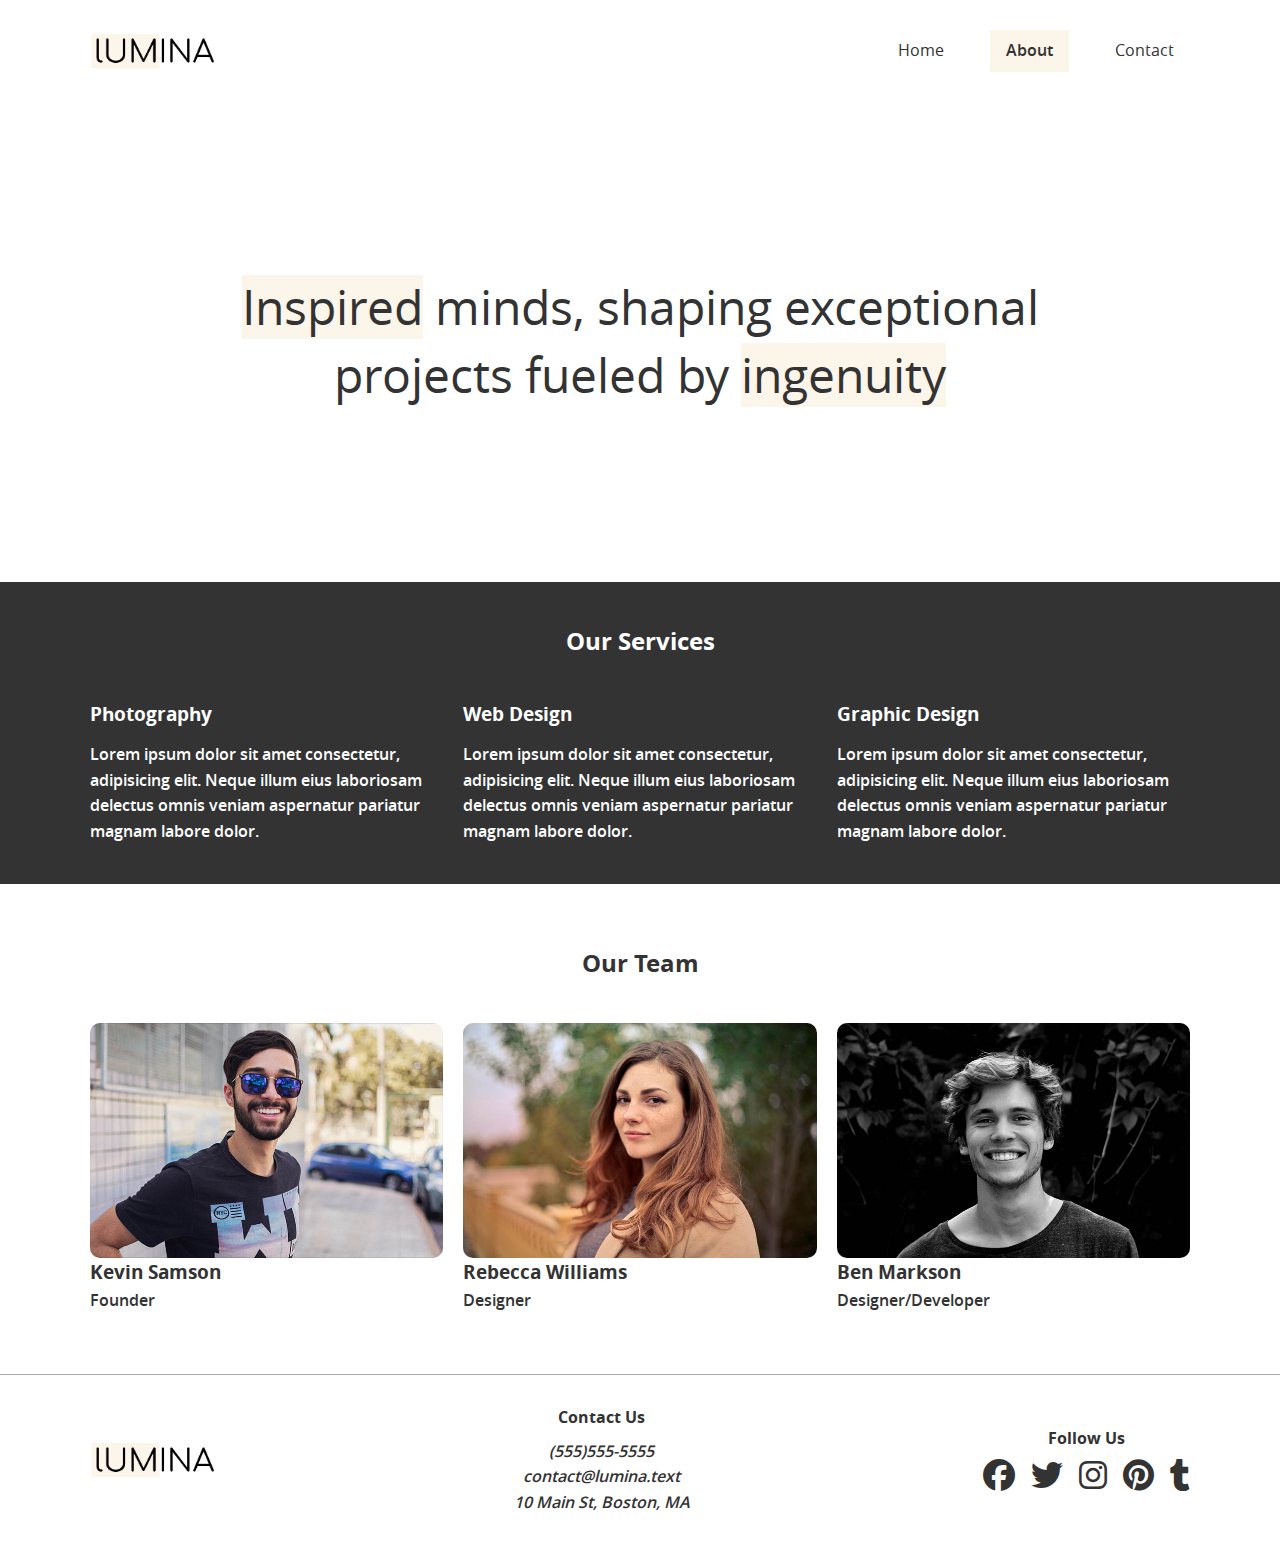
<file: projects/flexbox/04_gallery/about.html>
<!DOCTYPE html>
<html lang="en">

<head>
    <meta charset="UTF-8">
    <link rel="stylesheet" href="css/styles.css">
    <link rel="stylesheet" href="https://cdnjs.cloudflare.com/ajax/libs/font-awesome/6.7.2/css/all.min.css"
        integrity="sha512-Evv84Mr4kqVGRNSgIGL/F/aIDqQb7xQ2vcrdIwxfjThSH8CSR7PBEakCr51Ck+w+/U6swU2Im1vVX0SVk9ABhg=="
        crossorigin="anonymous" referrerpolicy="no-referrer" />
    <title>About Lumina Creative</title>
</head>

<body>
    <header>
        <div class="wrapper padding-block-30">
            <nav class="main-nav">
                <a href="#" class="logo">
                    <img src="assets/images/logo.png" alt="Lumina creatives logo">
                </a>
                <ul class="main-nav-list" role="list">
                    <li class="main-nav-list-item"><a href="index.html">Home</a></li>
                    <li class="main-nav-list-item active"><a href="about.html">About</a></li>
                    <li class="main-nav-list-item"><a href="contact.html">Contact</a></li>
                </ul>
            </nav>
        </div>
    </header>
    <main>
        <div class="wrapper hero" data-width="narrow">
            <h1 class="hero-title fs-xl">
                <span class="highlight">Inspired</span> minds, shaping exceptional projects fueled by <span
                    class="highlight">ingenuity</span>
            </h1>
        </div>
        <div class="padding-block-40 section-dark">
            <div class="wrapper">
                <h2 class="section-title margin-bottom-40 align-text-center fs-24">Our Services</h2>
                <div class="flex-even-cols section-dark-cards">
                    <div class="flex-even-cols-item section-dark-card">
                        <h3 class="margin-bottom-12">Photography</h3>
                        <p>Lorem ipsum dolor sit amet consectetur, adipisicing elit. Neque illum eius laboriosam
                            delectus omnis veniam aspernatur pariatur magnam labore dolor.</p>
                    </div>
                    <div class="flex-even-cols-item section-dark-card">
                        <h3 class="margin-bottom-12">Web Design</h3>
                        <p>Lorem ipsum dolor sit amet consectetur, adipisicing elit. Neque illum eius laboriosam
                            delectus omnis veniam aspernatur pariatur magnam labore dolor.</p>
                    </div>
                    <div class="flex-even-cols-item section-dark-card">
                        <h3 class="margin-bottom-12">Graphic Design</h3>
                        <p>Lorem ipsum dolor sit amet consectetur, adipisicing elit. Neque illum eius laboriosam
                            delectus omnis veniam aspernatur pariatur magnam labore dolor.</p>
                    </div>
                </div>
            </div>
        </div>
        <div class="padding-block-60">
            <div class="wrapper">
                <h2 class="section-title margin-bottom-40 align-text-center fs-24">Our Team</h2>
                <div class="flex-even-cols section-light-cards">
                    <div class="flex-even-cols-item section-light-card">
                        <img src="assets/images/team1.jpg" alt="team-member">
                        <h3>Kevin Samson</h3>
                        <p>Founder</p>
                    </div>

                    <div class="flex-even-cols-item section-light-card">
                        <img src="assets/images/team2.jpg" alt="team-member">
                        <h3>Rebecca Williams</h3>
                        <p>Designer</p>
                    </div>

                    <div class="flex-even-cols-item section-light-card">
                        <img src="assets/images/team3.jpg" alt="team-member">
                        <h3>Ben Markson</h3>
                        <p>Designer/Developer</p>
                    </div>
                </div>
            </div>
        </div>


    </main>
    <footer class="footer padding-block-30">
        <div class="wrapper">
            <div class="flex-even-cols align-text-center">
                <div>
                    <a href="#" class="logo">
                        <img src="assets/images/logo.png" alt="">
                    </a>
                </div>
                <div>
                    <h4 class="margin-bottom-8">Contact Us</h4>
                    <address>
                        <p>
                            <a href="tel:+15555555555">(555)555-5555</a>
                        </p>
                        <p>
                            <a href="mailto:contact@lumina.text">contact@lumina.text</a>
                        </p>
                        <p>10 Main St, Boston, MA</p>
                    </address>
                </div>
                <div class="social-icons">
                    <h4 class="margin-bottom-8">Follow Us</h4>
                    <ul class="social-icons-list">
                        <li><a href=""><i class="fa-brands fa-facebook"></i></a></li>
                        <li><a href=""><i class="fa-brands fa-twitter"></i></a></li>
                        <li><a href=""><i class="fa-brands fa-instagram"></i></a></li>
                        <li><a href=""><i class="fa-brands fa-pinterest"></i></a></li>
                        <li><a href=""><i class="fab fa-tumblr"></i></a></li>
                    </ul>
                </div>
            </div>
        </div>
    </footer>
</body>

</html>
</file>
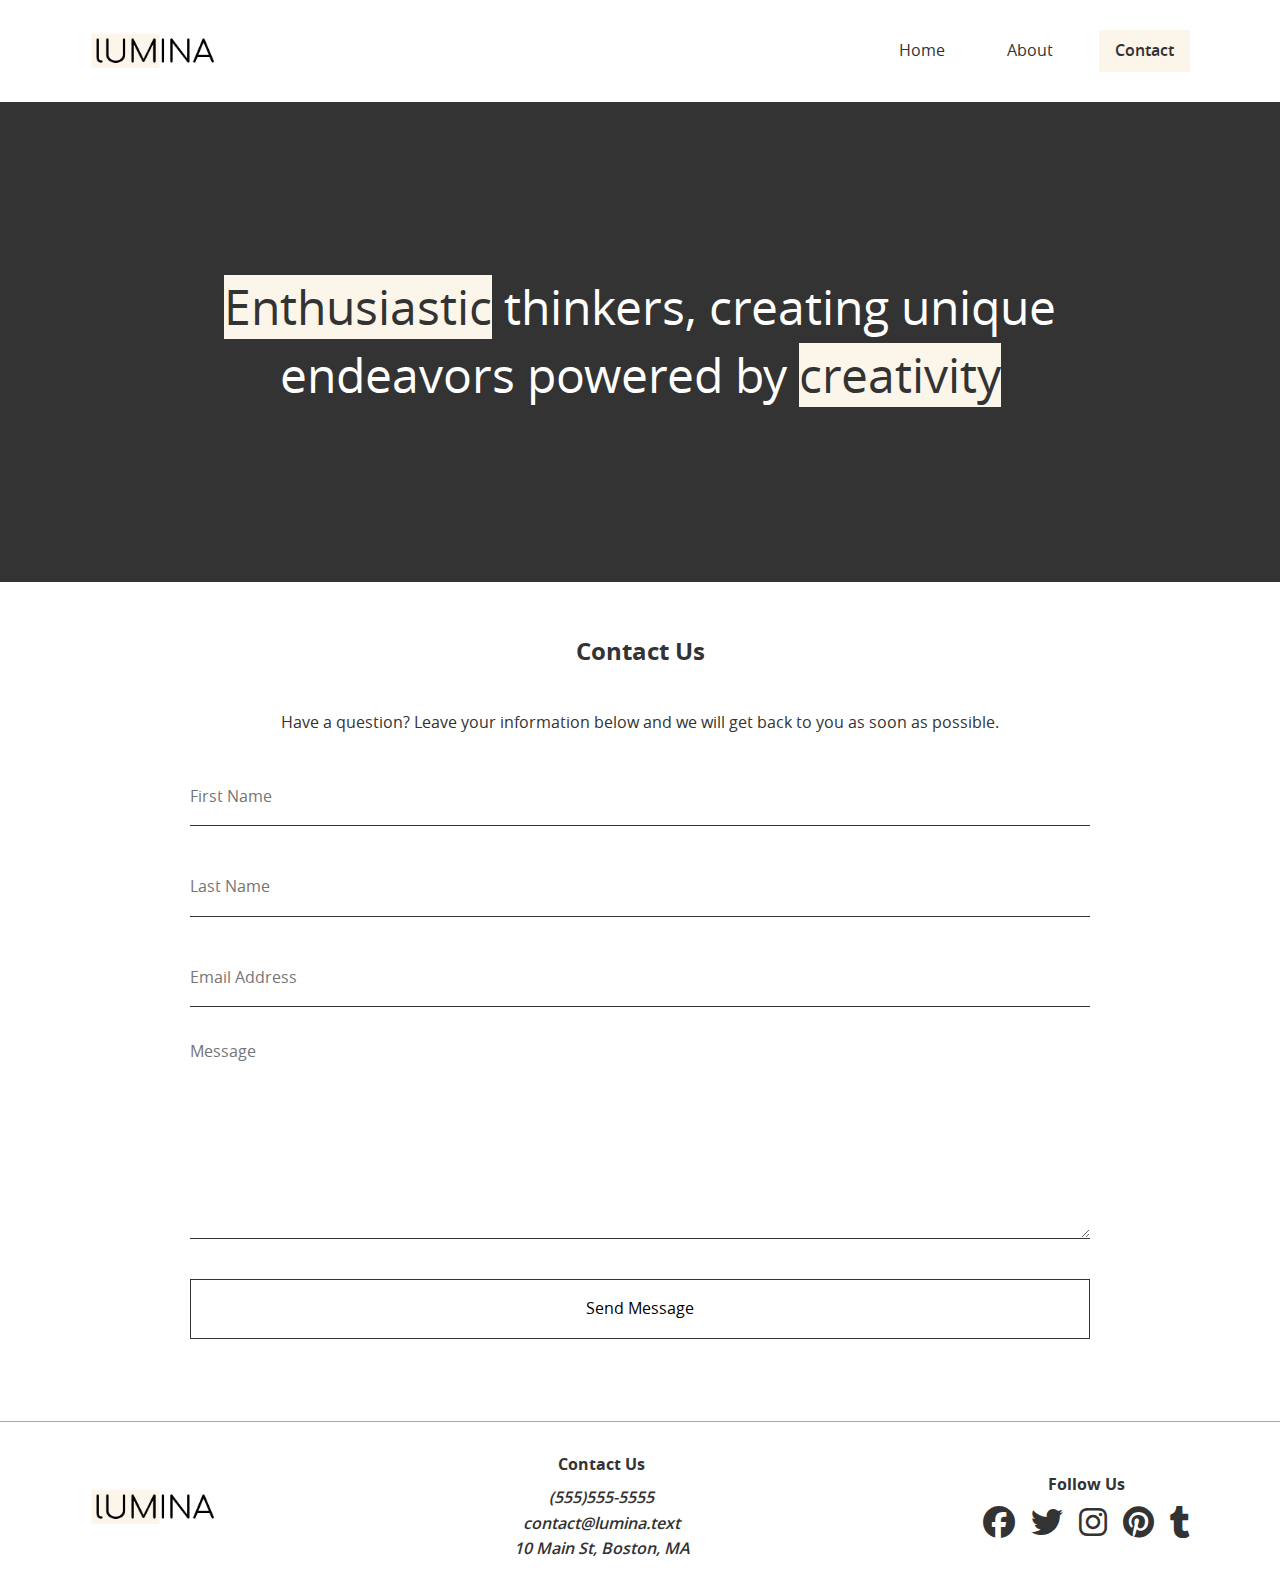
<file: projects/flexbox/04_gallery/contact.html>
<!DOCTYPE html>
<html lang="en">

<head>
    <meta charset="UTF-8">
   
    <link rel="stylesheet" href="https://cdnjs.cloudflare.com/ajax/libs/font-awesome/6.7.2/css/all.min.css"
        integrity="sha512-Evv84Mr4kqVGRNSgIGL/F/aIDqQb7xQ2vcrdIwxfjThSH8CSR7PBEakCr51Ck+w+/U6swU2Im1vVX0SVk9ABhg=="
        crossorigin="anonymous" referrerpolicy="no-referrer" />
         <link rel="stylesheet" href="css/styles.css">
    <title>Contact Lumina Creative</title>
</head>

<body>
    <header>
        <div class="wrapper padding-block-30">
            <nav class="main-nav">
                <a href="#" class="logo">
                    <img src="assets/images/logo.png" alt="Lumina creatives logo">
                </a>
                <ul class="main-nav-list" role="list">
                    <li class="main-nav-list-item"><a href="index">Home</a></li>
                    <li class="main-nav-list-item"><a href="about.html">About</a></li>
                    <li class="main-nav-list-item active"><a href="contact.html">Contact</a></li>
                </ul>
            </nav>
        </div>
    </header>
    <main>
        <div class="section-dark">
            <div class="wrapper hero" data-width="narrow">
                <h1 class="hero-title fs-xl">
                    <span class="highlight">Enthusiastic</span> thinkers, creating unique endeavors powered by <span
                        class="highlight">creativity</span>
                </h1>
            </div>
        </div>
        <div class="wrapper padding-block-50 margin-bottom-32" data-width="narrow">
            <h2 class="margin-bottom-40 align-text-center fs-24">Contact Us</h2>
            <p class="margin-bottom-32 align-text-center">Have a question? Leave your information below and we will get back to you as soon as possible.</p>
            <form class="contact-form">
                <div class="margin-bottom-32">
                    <label for="first-name" class="visually-hidden">First Name</label>
                    <input type="text" id="first-name" name="first-name" placeholder="First Name">
                </div>
                <div class="margin-bottom-32">
                    <label for="last-name" class="visually-hidden">Last Name</label>
                    <input type="text" id="last-name" name="last-name" placeholder="Last Name">
                </div>
                <div class="margin-bottom-32">
                    <label for="email" class="visually-hidden">Email Address</label>
                    <input type="email" id="email" name="email" placeholder="Email Address">
                </div>
                <div class="margin-bottom-32">
                    <label for="message" class="visually-hidden">Message</label>
                    <textarea id="message" name="message" placeholder="Message"></textarea>
                </div>
                <button type="submit" class="btn">Send Message</button>
            </form>
        </div>
    </main>
    <footer class="footer padding-block-30">
        <div class="wrapper">
            <div class="flex-even-cols align-text-center">
                <div>
                    <a href="#" class="logo">
                        <img src="assets/images/logo.png" alt="">
                    </a>
                </div>
                <div>
                    <h4 class="margin-bottom-8">Contact Us</h4>
                    <address>
                        <p>
                            <a href="tel:+15555555555">(555)555-5555</a>
                        </p>
                        <p>
                            <a href="mailto:contact@lumina.text">contact@lumina.text</a>
                        </p>
                        <p>10 Main St, Boston, MA</p>
                    </address>
                </div>
                <div class="social-icons">
                    <h4 class="margin-bottom-8">Follow Us</h4>
                    <ul class="social-icons-list">
                        <li><a href=""><i class="fa-brands fa-facebook"></i></a></li>
                        <li><a href=""><i class="fa-brands fa-twitter"></i></a></li>
                        <li><a href=""><i class="fa-brands fa-instagram"></i></a></li>
                        <li><a href=""><i class="fa-brands fa-pinterest"></i></a></li>
                        <li><a href=""><i class="fab fa-tumblr"></i></a></li>
                    </ul>
                </div>
            </div>
        </div>
    </footer>
</body>

</html>
</file>
<file: concepts/flexbox/style.css>
* {
    box-sizing: border-box;
    margin: 0;
}

:root {
   
    --txt-color-btn: #223262;
    --bg-color-container: #F5F3E9;
    --bg-color-containers:#99ccff;
    --bg-color: #223262;
    --bg-color-item: #fff;
    --border-color: #30598a; 
}

.container {
    background-color: var(--bg-color);
    padding: 16px;
}

.flexbox-container {
    background-color: var(--bg-color-container);
}

.flex-container {
    display: inline-flex;
    gap: 20px;
    /* margin: 20px auto; */
    padding: 1rem;
    background-color: var(--bg-color-containers);
    border: 3px dotted var(--border-color);
}

.flex-container[data-display="inline-flex"] {
    display: inline-flex;
}

.flex-container[data-display="flex"] {
    display: flex;
}

.inline-item, .flex-item {
    padding: 16px;
    background-color: var(--bg-color-item);
    border: 4px solid var(--border-color);
}

.inline-item {
    display: inline-block;
}
.controls-container {
    padding: 40px;
}

.arrow-down {
    vertical-align: sub;
    font-weight: bold;
}

select {
    padding: 10px 30px;
    width: 250px;
    font-size: 18px;
    border-radius: 8px;
    appearance: none;
    color: var(--txt-color-btn);
    background-color: white;
    border: 2px solid var(--border-color);   
}

select:hover {
    box-shadow: 0px 0px 10px #00d4ff;
}

.select-display-container {
    display: inline-block;
    position: relative;
}

.select-display-container::after {
    content:"";
    position: absolute;
    display: block;
    border: solid var(--border-color);
    border-width: 0 2px 2px 0;
    padding: 5px;
    top:50%;
    transform: rotate(45deg) translateY(-100%);
    right: 30px;
    
}


.pg-top-20 {
    padding-top: 20px;
}
</file>
<file: concepts/flexbox/flexbox_playground/style.css>
* {
    box-sizing: border-box;
    margin: 0;
}

:root {
   
    --txt-color-btn: #223262;
    --bg-color-container: #F5F3E9;
    --bg-color-containers:#99ccff;
    --bg-color: #223262;
    --bg-color-item: #fff;
    --border-color: #30598a; 
}

.container {
    background-color: var(--bg-color);
    padding: 16px;
}

.flexbox-container {
    background-color: var(--bg-color-container);
}

.flex-two-columns {
    display: flex;
}
.flex-container {
    display: inline-flex;
    gap: 20px;
    /* margin: 20px auto; */
    padding: 1rem;
    background-color: var(--bg-color-containers);
    border: 3px dotted var(--border-color);
}

.flex-container[data-display="inline-flex"] {
    display: inline-flex;
}

.flex-container[data-display="flex"] {
    display: flex;
}

.inline-item, .flex-item {
    padding: 16px;
    background-color: var(--bg-color-item);
    border: 4px solid var(--border-color);
}

.inline-item {
    display: inline-block;
}
.controls-container {
    padding: 40px;
}

.arrow-down {
    vertical-align: sub;
    font-weight: bold;
}

select {
    padding: 10px 30px;
    width: 250px;
    font-size: 18px;
    border-radius: 8px;
    appearance: none;
    color: var(--txt-color-btn);
    background-color: white;
    border: 2px solid var(--border-color);   
}

select:hover {
    box-shadow: 0px 0px 10px #00d4ff;
}

.select-display-container {
    display: inline-block;
    position: relative;
}

.select-display-container::after {
    content:"";
    position: absolute;
    display: block;
    border: solid var(--border-color);
    border-width: 0 2px 2px 0;
    padding: 5px;
    top:50%;
    transform: rotate(45deg) translateY(-100%);
    right: 30px;
    
}


.pg-top-20 {
    padding-top: 20px;
}
</file>
<file: projects/flexbox/02_shopping_card/style.css>
:root {
    --clr-white: hsl(0, 0%, 100%);
    --clr-grey_2: hsl(218, 0%, 70%);
    --clr-blue_1: hsl(218, 48%, 95%);
    --clr-blue_4: hsl(216, 79%, 60%);
    --clr-blue_5: hsl(223, 86%, 52%);
    --clr_blue_9: hsl(241, 49%, 19%);

    --fs-sm: 0.8125rem;
    --fs-normal: 1rem;
    --fs-lg: 1.375rem;
    --fs-xl: 2.5rem;

}

*,
*::before,
*::after {
    box-sizing: border-box;
}

* {
    margin: 0;
}
html, body {
    height: 100%;
}
body {
    font-family: system-ui, -apple-system, BlinkMacSystemFont, 'Segoe UI', Roboto, Oxygen, Ubuntu, Cantarell, 'Open Sans', 'Helvetica Neue', sans-serif;
    font-size: var(--fs-normal);
    color: var(--clr_blue_9);
    background-color: var(--clr-blue_1);
    font-weight: 600;
    display: flex;
    justify-content: center;
    align-items: center;
}

h1 {
    line-height: 1.1;
    text-wrap:balance;

}
p {
    text-wrap: pretty;
}

img {
    display: block;
    width: 100%;
}
.visually-hidden {
  clip: rect(0 0 0 0);
  clip-path: inset(50%);
  height: 1px;
  overflow: hidden;
  position: absolute;
  white-space: nowrap;
  width: 1px;
}


.card {
    border-radius: 15px;
    background-color: var(--clr-white);
    display: flex;
    /* gap: 20px; */
    max-width: min(670px, 100% - 16px);

    & img {
    border-radius: 15px 0px 0px 15px;
    height: 100%;
    object-fit: cover;
    }
}
.card-img {
    flex-basis: 40%;
}
.card-details-container {
    display: flex;
    flex-direction: column;
    gap: 16px;
    padding: 30px;
    flex-basis: 60%;
}

.stock-count {
    display: flex;
    gap: 10px;
    align-items: center;
    /* margin-bottom: 20px; */
}
.stock-count::before {
    content:"";
    display: block;
    width: 1cap;
    aspect-ratio: 1;
    border-radius: 50%;
    background-color: hsl(94, 50%, 50%);
}
.tag {
    display: inline-block;
    color: var(--clr-white);
    background-color: var(--clr_blue_9);
    padding: 3px 10px;
    font-weight: 600;
    font-size: var(--fs-sm);
    border-radius: 100px;
    margin-bottom: 16px;
}

.card-title {
    font-size: var(--fs-lg);
    /* margin-bottom: 20px; */
}

.price-container {
    display: flex;
    flex-direction: column;
    /* margin-bottom: 20px; */
   
}
.price-current {
    font-size: var(--fs-xl);
    font-weight: 900;
    
}

.price-info {
    font-size: var(--fs-sm);
    opacity: 0.75;
}
.button {
    cursor: pointer;
    border: 2px solid var(--clr-border-button, black);
    display: inline-flex;
    align-items: center;
    justify-content: center;
    gap: 4px;
    padding: 12px;
    font-weight: 700;
    font: inherit;
    line-height: 1.3;
    border-radius: 8px;
    background-color: var(--bg-clr-card-btn, white);
}

.button-primary{
    --bg-clr-card-btn: var(--clr-blue_4);
    box-shadow: 0px 6px var(--clr-blue_5);
    color: var(--clr-white);
    border: none;
    /* margin-bottom: 20px; */
}
.button-primary:hover {
    translate: 0 -6px;
    box-shadow: 0px 12px var(--clr-blue_5);
}

.button-primary:active {
    translate: 0 4px;
    box-shadow: 0px 2px var(--clr-blue_5);
}

.button-outline {
    --clr-border-button: var(--clr-grey_2);
    & svg {
        width: 20px;
    }

    &:focus-visible, 
    &:hover {
        --bg-clr-card-btn: var(--clr-blue_1);
        --clr-border-button: var(--clr-blue_5);
        
    }
}

.button-flex-group {
    display: flex;
    gap: 16px;
    justify-content: space-between;
    flex-wrap: wrap;
}

.button-flex-group > * {
    flex: 1;
    min-width: fit-content;

}
</file>
<file: projects/flexbox/01_sole_ankle_ecommerce/css/style.css>
@layer reset, font, base, layout, component, utilities;

@layer reset {
    *,
    *::before,
    *::after {
        box-sizing: inherit;
    }

    body, 
    h1,
    h2,
    h3,
    p,
    figure,
    blockquote,
    dl,
    dd {
        margin: 0;
    }

    [role="list"] {
        list-style: none;
        margin: 0;
        padding: 0;
    }

    html {
        scroll-behavior: smooth;
        height: 100%;
    }

    body {
        min-height: 100%;
        line-height: 1.6;
    }

    h1,
    h2,
    h3,
    button,
    input,
    label {
        line-height: 1.1;
    }

    h1,
    h2,
    h3 {
        text-wrap: balance;
    }

    p,
    li {
        text-wrap: pretty;
    }

    img,
    picture {
        max-width: 100%;
        display: block;
    }

    input,
    button,
    textarea,
    select {
        font: inherit;
    }
}
@layer font {
    @font-face {
        font-family: 'Raleway';
        font-weight: 400;
        font-style: normal;
        font-display: swap;
        src:url('../assets/fonts/raleway-regular-webfont.woff2') format('woff2'),
            url('../assets/fonts/raleway-regular-webfont.woff') format('woff');
    }

    @font-face {
        font-family: 'Raleway';
        font-weight: 500;
        font-style: normal;
        font-display: swap;
        src: url('../assets/fonts/raleway-medium-webfont.woff2') format('woff2'),
             url('../assets/fonts/raleway-medium-webfont.woff') format('woff');
    }

    @font-face {
        font-family: 'Raleway';
        font-style: normal;
        font-weight: 600;
        font-display: swap;
        src: url('../assets/fonts/raleway-semibold-webfont.woff2') format('woff2'),
            url('../assets/fonts/raleway-semibold-webfont.woff') format('woff');
    }

    @font-face {
        font-family: 'Raleway';
        font-style: normal;
        font-weight: 800;
        font-display: swap;
        src: url('../assets/fonts/raleway-extrabold-webfont.woff2') format('woff2'),
            url('../assets/fonts/raleway-extrabold-webfont.woff') format('woff');
    }
}

@layer base {
    :root {
        box-sizing: border-box;
        --clr-gray-900: #313235;
        --clr-gray-700: #60666C;
        --clr-gray-500: #949A9C;
        --clr-gray-300: #C9CECF;
        --clr-gray-100: #F2F3F3;

        --clr-white: #F2F3F3;

        --clr-blue-500: #6868D9; 
        --clr-pink-700: #C5295D;

        --clr-primary-accent: var(--clr-blue-500);
        --clr-secondary-accent: var(--clr-pink-700);
        --clr-dark: var(--clr-gray-900);
    

        --fs-24: 1.5rem;
        --fs-16: 1rem;
        --fs-14: 0.875rem;

        --font-size-sm: var(--fs-14);
        --font-size-normal: var(--fs-16);
        --font-size-lg: var(--fs-24);
        
        --ff-body: "Raleway", sans-serif;
    }

    body {
        font-size: var(--font-size-normal);
        font-family: var(--ff-body);
        color: var(--clr-dark);
    }
}

@layer layout{
    .wrapper{
        width: min(1378px, 100% - 2 * 16px);
        max-width: 1378px;
        margin: auto;
    }
   

    /* header-main-nav */

    .flex-grid {
        display: flex;
        gap: 30px;
        flex-wrap: wrap;

    }

    .flex-two-columns {
        display: flex;
        justify-content: space-between;
        gap: var(--gap-size, 20px);
    }
    
    .sidebar {
        /* flex-basis: 20%; */
        /* border: 1px solid blue; */
        flex-basis: 248px; 
    }
    .main-content {
        /* border: 1px solid black; */
        /* flex-basis: 80%; */
       /* flex-grow: 1; */
       flex: 1;

    }

    
}

@layer component {

     /* header-top */
     .header-top-flex {
        display: flex;
        justify-content: end;
        align-items: center;
        gap: 20px;
    }

    .align-left {
        margin-right: auto;
    }

    .align-center {
        margin: auto;
    }

    .header-top{
        background-color: var(--clr-dark);
        color: var(--clr-gray-300);
        font-size: var(--font-size-sm);
        padding-block: 4px;
        
        & a {
            text-decoration: none;
            color: inherit;
        }

        & button {
            border: none; 
            background-color: transparent;

        }
    }

    .header-search {
        position: relative;
    }

    .search-icon {
        display: block;
        width: 16px;
        height:16px;
        position: absolute;
        top: 5px;
    }

    .search-input {
        padding-left: 24px;
        font-size: var(--font-size-sm);
        border: none;
        background-color: transparent;
        border-bottom: 1px solid var(--clr-gray-300);
        outline-offset: 4px;
    }

    .search-input::placeholder {
        color: var(--clr-gray-500);
    }

    .basket-icon {
        width: 24px;
        height: 24px;
    }

    .basket-icon svg {
        stroke: var(--clr-gray-300)
    }

    /* header-main-nav */
    .main-nav{
        border-bottom: 1px solid var(--clr-gray-300);
        & a {
            text-decoration: none;
            color: inherit;

            &:hover {
                color: var(--clr-blue-500);
            }
        }
    }

    .main-container {
        flex-direction: row-reverse;
        --gap-size: 32px;
    }

    .main-nav-flex {
        display: flex;
        align-items: center;
        padding-block: 0.8rem;
    }


    .logo {
        margin-right: auto;
        font-size: var(--font-size-lg);
        font-weight: 800;
    }

    .flex-grow-space {
        flex: 1;
    }

    .main-nav-list {
        display: flex;
        gap: 48px;
        margin-inline: 48px;
        font-weight: 600;
        
    }

    /* aside */
    .breadcrumbs-list {
        display: flex;
        font-size: var(--font-size-sm);

        & a {
            color: inherit;
            text-decoration: none;
        }
        & svg {
            width: 16px;
            height: 16px;
            stroke: var(--clr-gray-700);
            vertical-align: middle;
        }

        
    }

    .categories-list {
        /* padding-top: 20px; */
        .categories-item {
            padding-bottom: 10px;
        }
        & a {
            text-decoration: none;
            color: inherit;
            font-weight: 600;

            &:hover {
                color:var(--clr-pink-700);
            }
        }
    }

    /* main */
    .site-title {
        font-size: var(--font-size-lg);
        font-weight: 600;
    }

    .product-filter {
        & label{
            font-weight: 500;
            color: var(--clr-gray-700);
            
        }
        & .product-select-btn-container {
            position: relative;
        }
        & select {
            border: none;
            font-weight: 600;
            padding: 10px 40px 10px 20px;
            border-radius: 5px;
            background-color: var(--clr-gray-100);
            appearance: none;
            cursor: pointer;
        }

        .select-arrow {
            position: absolute;
            right: 10px;
            top: 50%;
            transform: translateY(-50%);
            width: 20px;
            pointer-events: none;
            /* border: 1px solid black; */
            & svg {
               vertical-align: middle;
            }
        }

    }

    /* product-card */
    .product-cards-list a{
        text-decoration: none;
        color: inherit;
    }

    .product-card-item {
        flex: 1 1 300px;
        position: relative;
        margin: 5px;
        .product-card-tag {
           /* border: 1px solid black; */
            position: absolute;
            top: 0;
            right: 0;
            color: white;
            font-size: var(--font-size-sm);
            background-color: var(--clr-tag, red);
            padding: 5px 8px;
        }

        [data-tag="just-released"] {
            --clr-tag:var(--clr-blue-500);
        }

        [data-tag="sale"] {
            --clr-tag: var(--clr-pink-700);
        }

        .product-card-image {
            width: 100%;
            aspect-ratio: 3/2;

            img {
                width: 100%;
                height:100%;
                object-fit: cover;
            }
        } 
        .product-card-details {
            padding-block: 16px;
            /* justify-content: space-between; */
            font-weight:600;
        }

        .product-card-color {
            font-weight: 500;
            color: var(--clr-gray-700);
        }

        .product-card-price-container {
            font-weight: 500;
            
            
            &.flex-two-columns {
                align-items: flex-end;
            }
            & .product-card-price {
                --card-price-color: var(--clr-gray-700);
                color: var(--card-price-color, black);
            }
            & .discounted{
                --card-price-color: var(--clr-pink-700);
            }
        }

        .product-card-details > .flex-two-columns {
            flex-direction:column;
            --gap-size: 0px;

        }  
    }

}

@layer utilities {
    .align-baseline {
        align-items: baseline;
    }
    .padding-block-10 {
        padding-block: 10px;
    }
    .padding-block-16 {
        padding-block: 16px;
    }
    .padding-block-20 {
        margin-block: 20px;
    }

    .padding-block-30 {
        margin-block: 30px;
    }
}
</file>
<file: projects/flexbox/04_gallery/css/styles.css>
@layer reset, font, base, layout, component, utility;

@layer reset {
  * {
    margin: 0;
    padding: 0;
    box-sizing: border-box;
  }

  ul[role='list'] {
    list-style: none;
  }

  html:focus-within {
    scroll-behavior: smooth;
  }

  html,
  body {
    min-height: 100%;
  }

  body {
    text-rendering: optimizeSpeed;
    line-height: 1.6;
  }

  p,
  li {
    text-wrap: pretty;
  }

  input,
  button,
  textarea,
  select {
    font: inherit;
  }

  img,
  picture {
    max-width: 100%;
    display: block;
  }

  p,
  h1,
  h2,
  h3,
  h4,
  h5,
  h6 {
    overflow-wrap: break-word;
  }
}

@layer font {
  @font-face {
    font-family: "Open Sans";
    font-weight: 400;
    font-style: normal;
    font-display: swap;
    src: url("../assets/fonts/opensans-regular-webfont.woff2") format("woff2");
    src: url("../assets/fonts/opensans-regular-webfont.woff") format("woff");
  }

  @font-face {
    font-family: "Open Sans";
    font-style: normal;
    font-weight: 600;
    font-display: swap;
    src: url("../assets/fonts/opensans-semibold-webfont.woff2") format("woff2");
    src: url("../assets/fonts/opensans-semibold-webfont.woff") format("woff");
  }

  @font-face {
    font-family: "Open Sans";
    font-style: normal;
    font-weight: 700;
    font-display: swap;
    src: url("../assets/fonts/opensans-bold-webfont.woff2") format("woff2");
    src: url("../assets/fonts/opensans-bold-webfont.woff") format("woff");
  }
}


@layer base {
  :root {
    --highlight-color: #fcf5e9;
    --dark-color: #333;
    --container-normal: 1100px;
    --container-wide: 1300px;
    --container-narrow: 900px;

    --fs-13: 0.8125rem;
    --fs-14: 0.875rem;
    --fs-15: 0.9375rem;
    --fs-16: 1rem;
    --fs-18: 1.125rem;
    --fs-20: 1.25rem;
    --fs-24: 1.5rem;
    --fs-26: 1.625rem;
    --fs-28: 1.75rem;
    --fs-30: 1.875rem;
    --fs-36: 2.25rem;
    --fs-48: 3rem;
    --fs-60: 3.75rem;
    --fs-80: 5rem;
    --fs-120: 7.5rem;

    --fs-normal: var(--fs-16);
    --fs-xl: var(--fs-48);
    --fs-l: var(--fs-24);

    @media(max-width: 880px) {
      /* background-color: red; */
      --fs-xl: var(--fs-36);
    }

    @media(max-width: 670px) {
      /* background-color: red; */
      --fs-xl: var(--fs-28);
    }
  }

  body {
    font-family: "Open Sans", sans-serif;
    background-color: #fff;
    color: var(--dark-color);
  }
}

@layer layout {
  .wrapper {
    --wrapper-max-width: 1100px;
    width: min(var(--wrapper-max-width), 100% - 2*24px);
    margin-inline: auto;

    &[data-width="wide"] {
      --wrapper-max-width: 1400px;
    }

    &[data-width="narrow"] {
      --wrapper-max-width: 900px;
    }
  }

  .gallery-flex {
    display: flex;
    justify-content: center;
    flex-wrap: wrap;
    gap: 20px;
  }

  /*footer*/
  .flex-even-cols {
    display: flex;
    gap: 20px;
    justify-content: space-between;
    align-items: center;
    font-weight: 600;

    @media(max-width: 840px) {
      flex-direction: column;
    }
  }
}

@layer component {
  .logo {
    display: block;
    width: 130px;
  }

  a {
    text-decoration: none;
    color: var(--dark-color);
  }

  /*header*/
  .main-nav {
    display: flex;
    gap: 20px;

    justify-content: space-between;
    align-items: center;


    @media(max-width: 620px) {
      flex-direction: column;
      align-items: center;
    }
  }

  .main-nav-list {
    display: flex;
    gap: 30px;
    & a {
      display: block;
      padding: 8px 16px;
      
    }
    & a:hover {
      background-color: var(--highlight-color);
    }
    & .active{
      background-color: var(--highlight-color);
      font-weight: 600;
    }
  }

  /*hero section*/

  .hero {
    height: 30rem;
    display: flex;
    justify-content: center;
    align-items: center;

    @media(max-width: 880px) {
      height: 25rem;
    }

    @media(max-width: 670px) {
      height: 20rem;
    }
  }

  .hero-title {
    font-weight: 400;
    text-align: center;
    line-height: 1.4;

    & .highlight {
      background-color: var(--highlight-color);
    }
  }

  /*gallery*/

  .gallery-flex-item {
    flex: 0 1 calc(100%/3 - 20px);
    border-radius: 20px;

    & img {
      border-radius: 20px;
    }

    @media(max-width: 900px) {
      flex-basis: calc(100% / 2 - 20px);
    }

    @media(max-width: 460px) {
      flex-basis: 300px;
    }

  }

  /*about page*/
  .section-dark {
    background-color: var(--dark-color);
    color: #fff;

    & .highlight {
      color: var(--dark-color)
    }
  }

  .section-dark-cards {
    text-align: left;
  }

  .section-light-card {
    border-radius: 10px;
    max-width: fit-content;

    & img {
      border-radius: 10px;
    }
  }

  /*contact page*/
  .contact-form {
    /* border: 1px solid red; */
    & input{
      border: none;
      border-bottom: 1px solid #333;
      width: 100%;
      padding-block: 16px;
    }

    & textarea {
      border: none;
      height: 200px;
      border-bottom: 1px solid #333;
      width: 100%;
    }

    & .btn {
      background-color: transparent;
      display: block;
      width: 100%;
      padding: 16px 20px;
      border: 1px solid #333;

      &:hover {
        background-color: var(--dark-color);
        color: #fff;
      }
    }

  }

  /*footer*/
  .footer {
    border-top: 1px solid #aaa;
  }

  .social-icons-list {
    display: flex;
    gap: 1rem;
    list-style: none;

    i {
      font-size: 2em;
    }
  }
}

@layer utilities {

  .fs-l {
    font-size: var(--fs-l);
  }

  .fs-normal {
    font-size: var(--fs-normal);
  }

  .fs-xl {
    font-size: var(--fs-xl);
  }

  .visually-hidden {
    clip: rect(0 0 0 0);
    clip-path: inset(50%);
    height: 1px;
    overflow: hidden;
    position: absolute;
    white-space: nowrap;
    width: 1px;
  }

  .margin-bottom-8 {
    margin-bottom: 8px;
  }

  .margin-bottom-12 {
    margin-bottom: 12px;
  }

  .margin-bottom-32 {
    margin-bottom: 32px;
  }

  .margin-bottom-40 {
    margin-bottom: 40px;
  }

  .padding-block-20 {
    padding-block: 20px;
  }

  .padding-block-30 {
    padding-block: 30px;
  }

  .padding-block-40 {
    padding-block: 40px;
  }

  .padding-block-50 {
    padding-block: 50px;
  }

  .padding-block-60 {
    padding-block: 60px;
  }

  .padding-block-80 {
    padding-block: 80px;
  }

  .align-text-center {
    text-align: center;
  }
}







/* Utility Classes */
</file>
<file: projects/flexbox/05_website/css/style.css>
@layer reset, font, base, layout, component, utility;

@layer reset {

    *,
    *::before,
    *::after {
        box-sizing: inherit;
    }

    * {
        margin: 0;
        padding: 0;
    }

    img,
    svg {
        display: block;
    }

    img {
        width: 100%;
    }

    html {
        height: 100%;
    }

    body {
        min-height: 100%;
        text-rendering: optimizeSpeed;
        line-height: 1.6;
    }

    p,
    li {
        text-wrap: pretty;
    }

    p,
    h1,
    h2,
    h3,
    h4,
    h5 {
        overflow-wrap: break-word;
    }

    [role="list"] {
        list-style: none;
    }
}

@layer font {
    @font-face {
        font-family: "Open Sans";
        src: url("../assets/fonts/opensans-light-webfont.woff2") format("woff2"),
            url("../assets/fonts/opensans-light-webfont.woff") format("woff");
        font-weight: 300;
        font-style: normal;
        font-display: swap;
    }

    @font-face {
        font-family: "Open Sans";
        src: url("../assets/fonts/opensans-regular-webfont.woff2") format("woff2"),
            url("../assets/fonts/opensans-regular-webfont.woff") format("woff");
        font-weight: 400;
        font-style: normal;
        font-display: swap;
    }

    @font-face {
        font-family: "Open Sans";
        src: url("../assets/fonts/opensans-semibold-webfont.woff2") format("woff2"),
            url("../assets/fonts/opensans-semibold-webfont.woff") format("woff");
        font-weight: 600;
        font-style: normal;
        font-display: swap;
    }
}

@layer base {
    :root {
        box-sizing: border-box;

        --fs-10: 0.625rem;
        --fs-13: 0.8125rem;
        --fs-14: 0.875rem;
        --fs-15: 0.9375rem;
        --fs-16: 1rem;
        --fs-18: 1.125rem;
        --fs-20: 1.25rem;
        --fs-24: 1.5rem;
        --fs-30: 1.875rem;
        --fs-36: 2.25rem;
        --fs-48: 3rem;

        --clr-pink-7: #eb3065;
        --clr-pink-8: #e0217a;
        --clr-grey-1: #faf9f9;
        --clr-grey-2: #f4f2f2;
        --clr-grey-3: #f0eeee;
        --clr-grey-4: #ccc;
        --clr-grey-7: #999;
        --clr-grey-8: #777;
        --clr-grey-10: #333;
        --clr-blue-10: #2F2B42;
        --shadow-dark: 0 4px 10px rgba(0, 0, 0, 0.1);
        --shadow-light: 0 2rem 5rem rgba(0, 0, 0, 0.06);

        --line: 1px solid var(--clr-grey-4);

    }

    input,
    select,
    button,
    textarea {
        font: inherit;
    }

    body {
        /* background-image: linear-gradient(#f369aa, #C17BDE); */
        background-color: var(--clr-grey-2);
        font-family: "Open Sans", serif;
        font-size: var(--fs-16);
        color: var(--clr-grey-8);
    }
}

@layer layout {
    .wrapper {
        /* max-width: 1200px; */
        width: min(1400px, 100% - 2 * 30px);
        margin-inline: auto;

    }
}

@layer component {

    /***************
        header
     **************/
    /*top nav*/
    .top-nav__container {
        height: 4rem;
        --flex-pair-gap: 20px;
    }

    .logo {
        & img {
            width: 48px;
            object-fit: cover;
        }
    }


    /*form*/
    .search-container {
        flex: 0 0 70%;
        margin-inline: auto;

    }

    .search__input {
        padding: 6px 26px;
        border: 1px solid var(--clr-grey-4);
        background-color: var(--clr-grey-3);
        border-radius: 100px;
        font-size: 13px;
        width: 80%;
        margin-right: -60px;
        transition: width 500ms;

        &:focus {
            outline: none;
            background-color: var(--clr-grey-2);
            width: 100%;
        }

        &::placeholder {
            color: var(--clr-grey-4);
        }
    }

    .search__button {
        border: none;
        background-color: transparent;

        & .search__icon {
            width: 20px;
            height: 20px;
            fill: var(--clr-pink-8);
        }

        &:active {
            transform: translateY(2px);
        }
    }

    /* user menu */
    .user-container {
        align-self: stretch;
        --flex-pair-gap: 0px;
    }

    .user__item {
        font-weight: 600;
        border: none;
        background-color: transparent;
        color: inherit;
        position: relative;
        padding-inline: 16px;
        display: flex;
        align-items: center;

        & svg {
            width: 23px;
            height: 23px;
            fill: currentColor;
        }

        & .notification {
            position: absolute;
            top: 10px;
            right: 10px;
            width: 18px;
            height: 18px;
            font-size: var(--fs-10);
            display: flex;
            justify-content: center;
            align-items: center;
            border-radius: 50%;
            font-weight: 600;
            color: #fff;
            background-color: var(--clr-pink-8);
        }

        & .user-image {
            width: 40px;
            border-radius: 50%;
        }

        &.user__profile {
            --flex-pair-gap: 16px;
        }

        & .user-name {
            font-size: var(--fs-13);
            /* text-shadow: var(--shadow-dark); */

        }

        &:hover {
            background-color: var(--clr-grey-3);
        }
    }

    /*main-nav*/
    .main-nav-item {
        flex: 1;

    }

    .main-nav-item__link {
        position: relative;
        justify-content: center;
        align-items: baseline;
        --flex-pair-gap: 16px;
        padding-block: 16px;
        text-decoration: none;
        color: #fff;

        & svg {
            width: 25px;
            height: 17px;
            fill: currentColor;
        }
    }

    & .main-nav-item__link::after {
        content: "";
        position: absolute;
        display: block;
        top: 0;
        left: 0;
        width: 10px;
        height: 100%;
        background-color: var(--clr-pink-8);
        transform: scaleY(0);
        transition: transform 150ms, width 300ms cubic-bezier(.81, -0.01, .39, 1) 200ms;

    }

    & .main-nav-item__link:hover::after,
    & .main-nav-item__link--active::after {

        transform: scaleY(1);
        width: 100%;
    }

    & .main-nav-item__link>* {
        position: relative;
        z-index: 10;
    }

    /***************
        main
     **************/

    /* hero section */
    .main-title {
        font-size: var(--fs-24);
        font-weight: 300;
        text-transform: uppercase;
        letter-spacing: 1px;
    }

    .stars {
        margin-right: auto;

        & svg {
            width: 20px;
            height: 20px;
            fill: var(--clr-pink-8);
        }
    }

    .location {
        padding: 10px 40px;

        & svg {
            width: 20px;
            height: 20px;
            fill: currentColor;
        }

        & a {
            font-size: var(--fs-14);
            text-decoration: none;
            color: var(--clr-pink-8);
            font-weight: 400;


            .location__text {
                border-bottom: 1px solid currentColor;
                padding-bottom: 2px;
            }
        }

        & a:hover {
            color: var(--clr-grey-10);
        }
    }

    .ratings {
        background-color: var(--clr-pink-8);
        color: #fff;
        font-size: 18px;
        text-align: center;
        font-weight: 400;
        padding: 10px 20px;
    }

    .ratings-total {
        font-size: var(--fs-10);
    }

    /*description*/
    /* .content-section {
        align-self: flex-start;
    } */
    .description {
        box-shadow: var(--shadow-light);
        /* align-self: flex-start; */
    }

    .description__list {
        display: flex;
        flex-wrap: wrap;
        border-top: var(--line);
        border-bottom: var(--line);
    }

    .description__item {
        margin-inline: auto;
        flex: 0 0 40%;
        --flex-pair-gap: 10px;
        line-height: 2;
    }


    .description__item::before {
        content: "";
        display: block;
        width: 10px;
        height: 10px;
        background-color: var(--clr-pink-8);
        /* background-repeat: no-repeat;
        background-size: contain;
        background-position: center;
        background-image: url("../assets/images/chevron-thin-right.svg"); */
        mask-image: url("../assets/images/chevron-thin-right.svg");
        mask-repeat: no-repeat;
        mask-size: cover;
        mask-position: center;
    }

    .description-images {
        --flex-pair-gap: 0px;
    }

    .description-image {
        width: 60px;
        border-radius: 50%;
        border: 3px solid #fff;

        & img {
            border-radius: 50%;
        }
    }

    .description-image:not(:last-child) {
        margin-right: -15px;
    }


    /* testimonials*/
    .testimonials {
        padding: 0 0 40px 40px;
    }

    .testimonial__container {
        padding: 45px 35px;
        font-size: var(--fs-14);
        margin-bottom: 35px;
        box-shadow: var(--shadow-light);
    }

    .testimonial__quote {
        padding-bottom: 35px;
    }

    .testimonial__author {
        --flex-pair-gap: 20px;

        & img {
            width: 60px;
            border-radius: 50%;
        }

        & .author__data {
            margin-right: auto;
            font-size: var(--fs-10);
        }

        & .author__name {
            text-transform: uppercase;
            margin-bottom: 5px;
            color: var(--clr-grey-10);
        }

        & .author__rating {
            font-size: var(--fs-20);
            color: var(--clr-pink-8);
        }
    }

    .testimonials__link {
        text-decoration: none;
        color: var(--clr-pink-8);
        --flex-pair-gap: 10px;
        justify-content: center;
    }

    /*cta-section*/
    .cta-section {
        text-align: center;
        box-shadow: var(--shadow-light);

        & p {
            font-size: var(--fs-24);
            text-transform: uppercase;
            margin-bottom: 40px;
        }

        & .btn {
            text-transform: uppercase;
            font-size: var(--fs-18);
            border: 1px solid #e0217a;
            background-color: var(--clr-pink-8);
            ;
            background-image: linear-gradient(to left, #e0217a, #ff5e9c);
            padding: 20px 75px;
            border-radius: 100px;
            color: #fff;

        }
    }
}


@layer utility {
    .flex-align-center {
        align-items: center;
    }

    .flex-group {
        display: flex;
        justify-content: space-between;
    }

    .flex-pair {
        display: flex;
        gap: var(--flex-pair-gap, 0px);
    }

    .margin-top-35 {
        margin-top: 35px;
    }

    .padding-inline-40 {
        padding-inline: 40px;
    }

    .padding-block-16 {
        padding-block: 16px;
    }

    .padding-block-20 {
        padding-block: 20px;
    }

    .padding-block-30 {
        padding-block: 30px;
    }

    .padding-block-40 {
        padding-block: 40px;
    }

    .padding-block-60 {
        padding-block: 60px;
    }

    .bg-light {
        background-color: var(--clr-grey-1);
    }

    .bg-dark {
        background-color: var(--clr-grey-10);
    }

    .bg-gray {
        background-color: var(--clr-grey-3);
    }
}
</file>
